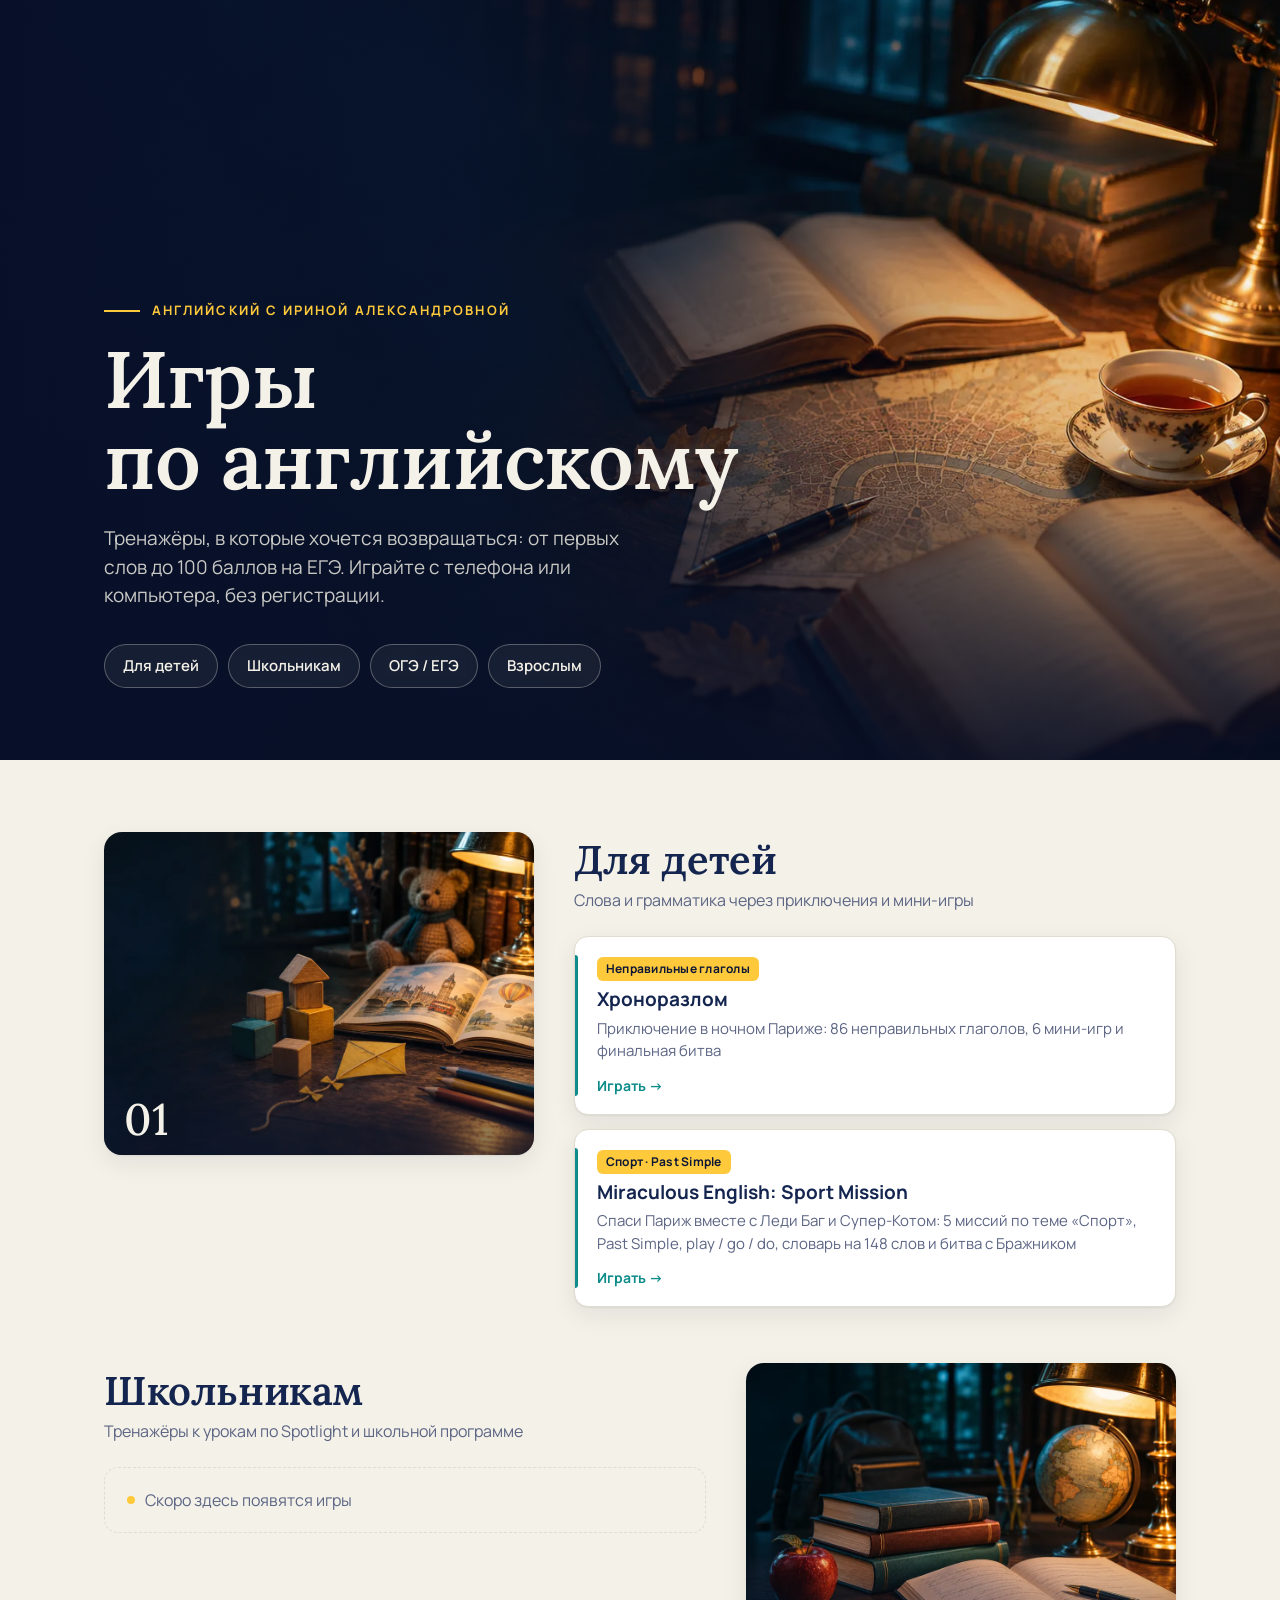
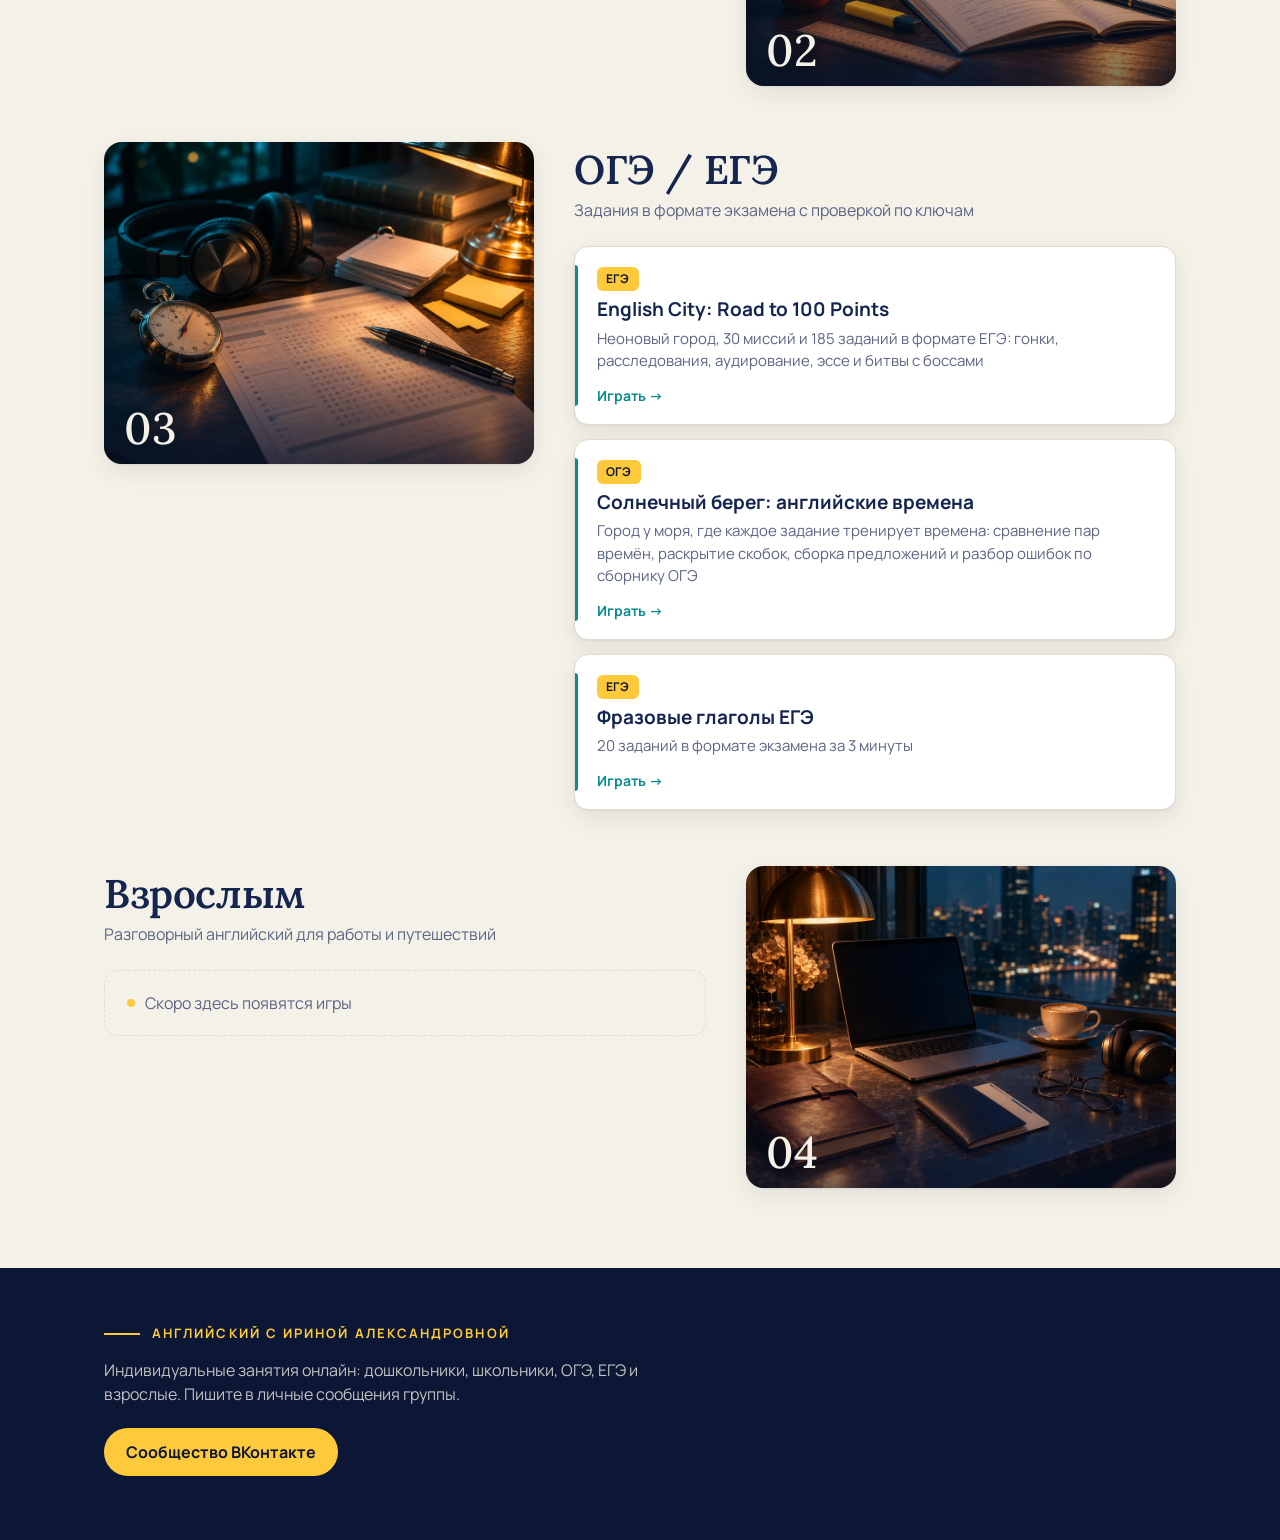
<file: index.html>
<!doctype html>
<html lang="ru">
<head>
<meta charset="utf-8">
<meta name="viewport" content="width=device-width, initial-scale=1">
<title>Игры по английскому — Английский с Ириной Александровной</title>
<meta name="description" content="Бесплатные онлайн-тренажёры по английскому: для детей, школьников, подготовки к ОГЭ и ЕГЭ и для взрослых.">
<meta property="og:title" content="Игры по английскому">
<meta property="og:description" content="Тренажёры от сообщества «Английский с Ириной Александровной»">
<meta property="og:image" content="https://dvoenie.github.io/english-games/assets/home/hero.webp">
<link rel="preconnect" href="https://fonts.googleapis.com">
<link rel="preconnect" href="https://fonts.gstatic.com" crossorigin>
<link href="https://fonts.googleapis.com/css2?family=Lora:ital,wght@0,500;0,600;1,500&family=Manrope:wght@400;500;600;700&display=swap" rel="stylesheet">
<link rel="stylesheet" href="assets/home/style.css?v=20261128a">
</head>
<body>

<header class="hero">
  <div class="hero-bg" aria-hidden="true"></div>
  <div class="hero-inner">
    <p class="brand">Английский с Ириной Александровной</p>
    <h1>Игры по&nbsp;английскому</h1>
    <p class="lead">Тренажёры, в которые хочется возвращаться: от первых слов до 100 баллов на ЕГЭ. Играйте с телефона или компьютера, без регистрации.</p>
    <nav class="chips" aria-label="Категории">
      <a href="#kids">Для детей</a>
      <a href="#school">Школьникам</a>
      <a href="#exams">ОГЭ / ЕГЭ</a>
      <a href="#adults">Взрослым</a>
    </nav>
  </div>
</header>

<main class="wrap">

  <section class="cat" id="kids">
    <div class="cat-cover c-kids"><span class="cat-num">01</span></div>
    <div class="cat-body">
      <h2>Для детей</h2>
      <p class="cat-sub">Слова и грамматика через приключения и мини-игры</p>
      <div class="cards">
        <a class="card" href="chrono-rift/">
          <span class="tag">Неправильные глаголы</span>
          <b>Хроноразлом</b>
          <span class="desc">Приключение в ночном Париже: 86 неправильных глаголов, 6 мини-игр и финальная битва</span>
          <span class="go">Играть →</span>
        </a>
        <a class="card" href="sport-mission/">
          <span class="tag">Спорт · Past Simple</span>
          <b>Miraculous English: Sport Mission</b>
          <span class="desc">Спаси Париж вместе с Леди Баг и Супер-Котом: 5 миссий по теме «Спорт», Past Simple, play / go / do, словарь на 148 слов и битва с Бражником</span>
          <span class="go">Играть →</span>
        </a>
      </div>
    </div>
  </section>

  <section class="cat" id="school">
    <div class="cat-cover c-school"><span class="cat-num">02</span></div>
    <div class="cat-body">
      <h2>Школьникам</h2>
      <p class="cat-sub">Тренажёры к урокам по Spotlight и школьной программе</p>
      <div class="cards">
        <div class="soon">Скоро здесь появятся игры</div>
      </div>
    </div>
  </section>

  <section class="cat" id="exams">
    <div class="cat-cover c-exams"><span class="cat-num">03</span></div>
    <div class="cat-body">
      <h2>ОГЭ / ЕГЭ</h2>
      <p class="cat-sub">Задания в формате экзамена с проверкой по ключам</p>
      <div class="cards">
        <a class="card" href="english-city/">
          <span class="tag">ЕГЭ</span>
          <b>English City: Road to 100 Points</b>
          <span class="desc">Неоновый город, 30 миссий и 185 заданий в формате ЕГЭ: гонки, расследования, аудирование, эссе и битвы с боссами</span>
          <span class="go">Играть →</span>
        </a>
        <a class="card" href="https://sereginaira.github.io/oge-gta/">
          <span class="tag">ОГЭ</span>
          <b>Солнечный берег: английские времена</b>
          <span class="desc">Город у моря, где каждое задание тренирует времена: сравнение пар времён, раскрытие скобок, сборка предложений и разбор ошибок по сборнику ОГЭ</span>
          <span class="go">Играть →</span>
        </a>
        <a class="card" href="phrasal-ege/">
          <span class="tag">ЕГЭ</span>
          <b>Фразовые глаголы ЕГЭ</b>
          <span class="desc">20 заданий в формате экзамена за 3 минуты</span>
          <span class="go">Играть →</span>
        </a>
      </div>
    </div>
  </section>

  <section class="cat" id="adults">
    <div class="cat-cover c-adults"><span class="cat-num">04</span></div>
    <div class="cat-body">
      <h2>Взрослым</h2>
      <p class="cat-sub">Разговорный английский для работы и путешествий</p>
      <div class="cards">
        <div class="soon">Скоро здесь появятся игры</div>
      </div>
    </div>
  </section>

</main>

<footer class="foot">
  <div class="foot-inner">
    <p class="brand">Английский с Ириной Александровной</p>
    <p>Индивидуальные занятия онлайн: дошкольники, школьники, ОГЭ, ЕГЭ и взрослые. Пишите в личные сообщения группы.</p>
    <a class="btn" href="https://vk.com/club30029810" target="_blank" rel="noopener">Сообщество ВКонтакте</a>
  </div>
</footer>

</body>
</html>
</file>
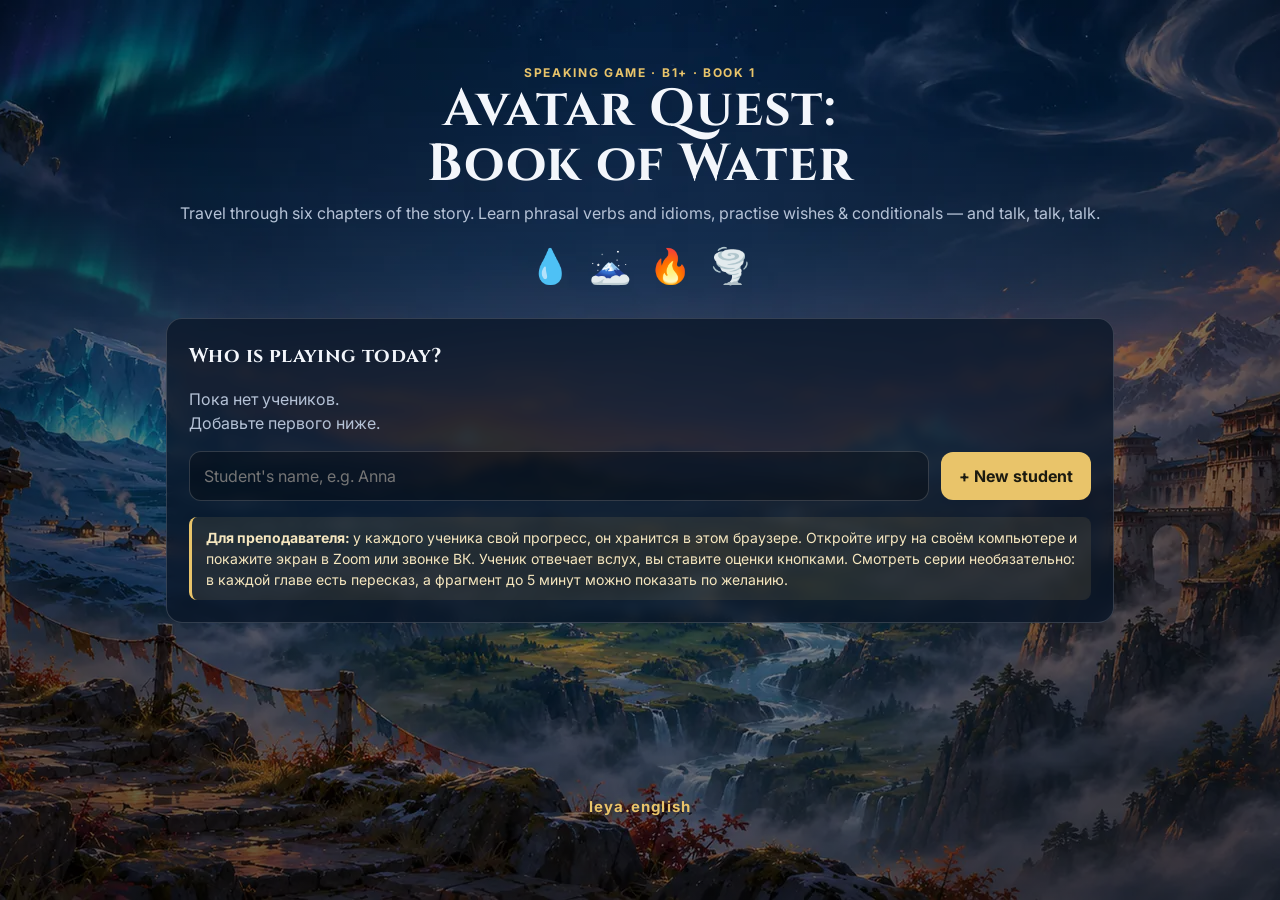
<file: avatar-quest/index.html>
<!doctype html>
<html lang="en">
<head>
<meta charset="utf-8">
<meta name="viewport" content="width=device-width, initial-scale=1, viewport-fit=cover">
<meta name="theme-color" content="#0B1E33">
<title>Avatar Quest: Book of Water</title>
<meta name="description" content="Speaking game for adult learners (B1+): phrasal verbs, idioms, wishes and conditionals through the story of Book 1.">
<link rel="preconnect" href="https://fonts.googleapis.com">
<link rel="preconnect" href="https://fonts.gstatic.com" crossorigin>
<link rel="stylesheet" href="https://fonts.googleapis.com/css2?family=Cinzel:wght@600;800&family=Inter:wght@400;600;700&display=swap">
<link rel="stylesheet" href="css/style.css?v=6">
</head>
<body>
<div id="bg" class="bg"></div>
<header class="top" id="top" hidden>
  <button class="link" id="btnHome" title="Map">🗺 Map</button>
  <div class="who"><span id="studentName"></span></div>
  <div class="els" id="elBars"></div>
  <div class="avatar-meter" title="Avatar State: fill it with streaks of good answers">
    <div class="am-label">Avatar State</div>
    <div class="am-track"><div class="am-fill" id="amFill"></div></div>
  </div>
</header>
<main id="app"></main>
<footer class="sign">leya.english</footer>
<div id="flash" class="flash" hidden></div>
<noscript>Включите JavaScript, чтобы играть.</noscript>
<script src="js/data.js?v=6"></script>
<script src="js/game.js?v=6"></script>
</body>
</html>
</file>
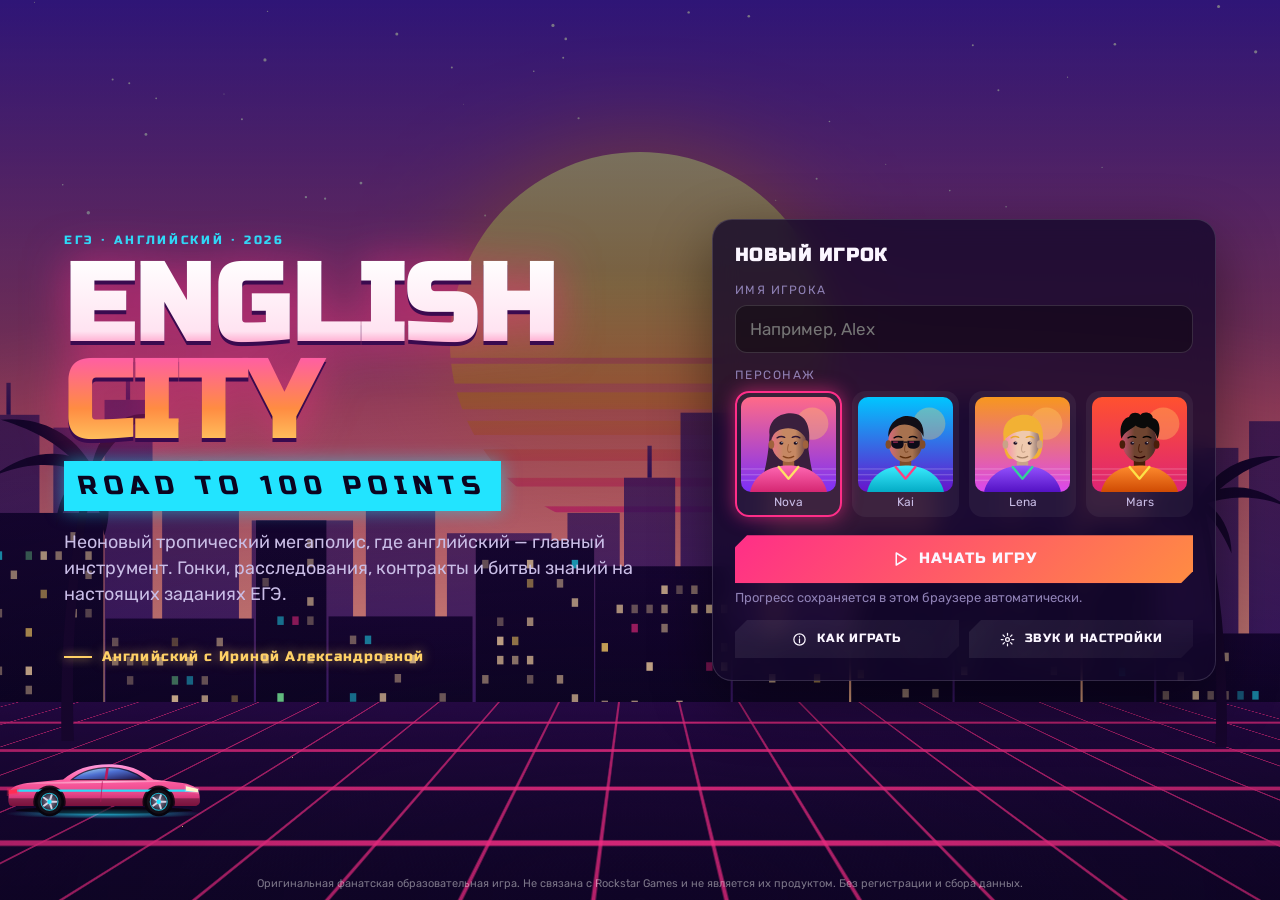
<file: english-city/index.html>
<!doctype html>
<html lang="ru">
<head>
<meta charset="utf-8">
<meta name="viewport" content="width=device-width, initial-scale=1, viewport-fit=cover">
<title>English City: Road to 100 Points</title>
<meta name="description" content="Браузерная игра для подготовки к ЕГЭ по английскому: гонки, расследования, мессенджер и битвы знаний в неоновом тропическом городе. Английский с Ириной Александровной.">
<meta name="theme-color" content="#0b0420">
<meta property="og:title" content="English City: Road to 100 Points">
<meta property="og:description" content="Игра-тренажёр ЕГЭ по английскому. Английский с Ириной Александровной.">
<link rel="icon" href="data:image/svg+xml,%3Csvg xmlns='http://www.w3.org/2000/svg' viewBox='0 0 64 64'%3E%3Cdefs%3E%3ClinearGradient id='g' x1='0' y1='0' x2='0' y2='1'%3E%3Cstop offset='0' stop-color='%23ffd166'/%3E%3Cstop offset='1' stop-color='%23ff2e88'/%3E%3C/linearGradient%3E%3C/defs%3E%3Crect width='64' height='64' rx='14' fill='%230b0420'/%3E%3Ccircle cx='32' cy='30' r='18' fill='url(%23g)'/%3E%3Crect x='8' y='40' width='48' height='4' fill='%230b0420'/%3E%3Crect x='8' y='48' width='48' height='3' fill='%2322e4ff'/%3E%3C/svg%3E">
<link rel="preconnect" href="https://fonts.googleapis.com">
<link rel="preconnect" href="https://fonts.gstatic.com" crossorigin>
<link href="https://fonts.googleapis.com/css2?family=JetBrains+Mono:wght@400;600&family=Rubik:wght@400;500;600;700&family=Russo+One&display=swap" rel="stylesheet">
<link rel="stylesheet" href="css/main.css">
<link rel="stylesheet" href="css/phone.css">
<link rel="stylesheet" href="css/minigames.css">
<link rel="stylesheet" href="css/animations.css">
<link rel="stylesheet" href="css/responsive.css">
</head>
<body>
<div id="app">

  <!-- Главное меню -->
  <section class="screen" id="screen-menu" aria-label="Главное меню">
    <div id="menu-bg"></div>
    <div class="menu-wrap">
      <div class="logo">
        <div class="kicker">ЕГЭ · английский · 2026</div>
        <h1 class="l-top" style="margin:8px 0 0">ENGLISH<br>CITY</h1>
        <div class="l-sub"><span>ROAD TO 100 POINTS</span></div>
        <p class="l-tag">Неоновый тропический мегаполис, где английский — главный инструмент. Гонки, расследования, контракты и битвы знаний на настоящих заданиях ЕГЭ.</p>
        <div class="brand-caption">Английский с Ириной Александровной</div>
      </div>
      <div class="menu-card" id="menu-card"></div>
      <div class="legal">Оригинальная фанатская образовательная игра. Не связана с Rockstar Games и не является их продуктом. Без регистрации и сбора данных.</div>
    </div>
  </section>

  <!-- Карта -->
  <section class="screen" id="screen-map" aria-label="Карта города">
    <div class="map-stage"><div class="map-frame" id="map-frame"></div></div>
    <div class="map-progress" id="map-progress"></div>
    <div class="map-legend">
      <span class="chip gold">● сюжет</span><span class="chip cyan">● побочные</span><span class="chip pink">● босс</span><span class="chip mint">✓ пройдено</span>
      <button class="chip" id="map-menu" style="cursor:pointer">⚙ меню</button>
    </div>
    <div class="sheet hidden" id="sheet" role="dialog" aria-label="Район"></div>
  </section>

  <!-- Миссия -->
  <section class="screen" id="screen-mission" aria-label="Миссия">
    <div id="mission-bg" style="position:absolute;inset:0;opacity:.45"></div>
    <div style="position:absolute;inset:0;background:linear-gradient(180deg,rgba(11,4,32,.55),rgba(11,4,32,.9) 40%)"></div>
    <div class="mission-scroll" id="mission-scroll"><div class="mission-inner" id="mission-inner"></div></div>
    <div class="mission-tag" id="mission-tag"></div>
    <div class="minimap" id="minimap" aria-hidden="true"></div>
    <button class="btn btn-ghost btn-sm quit-btn" id="quit-btn">✕ Выйти</button>
  </section>

  <!-- HUD -->
  <header class="hud hidden" id="hud">
    <div class="player"><div class="ava" id="hud-ava"></div><div class="who"><div class="nm" id="hud-name"></div><div class="rk" id="hud-rank"></div></div></div>
    <div class="xp"><div class="lv"><span id="hud-lv"></span><span id="hud-xpt"></span></div><div class="bar"><i id="hud-xp"></i></div></div>
    <div class="rep" title="Репутация">★ <span id="hud-rep"></span></div>
    <div class="streak" id="hud-streak"></div>
    <div class="money" id="hud-money"></div>
  </header>
  <button class="phone-btn hidden" id="phone-btn" aria-label="Открыть смартфон">
    <svg viewBox="0 0 24 24" fill="none" stroke="#fff" stroke-width="2" stroke-linecap="round" aria-hidden="true"><rect x="7" y="2" width="10" height="20" rx="2.5"/><path d="M11 18h2"/></svg>
    <span class="badge hidden" id="phone-badge">0</span>
  </button>

  <div class="phone-overlay" id="phone-overlay" aria-hidden="true"><div class="phone" id="phone" role="dialog" aria-label="Смартфон"></div></div>
  <div class="dialogue" id="dialogue" aria-hidden="true"></div>
  <div class="result" id="result" role="dialog" aria-label="Итог миссии"></div>
  <div class="modal" id="modal"></div>
  <div class="toasts" id="toasts" aria-live="polite"></div>
  <div class="loader" id="loader" aria-live="polite"><div class="ld-scene"></div><div class="ld-inner" style="position:relative"><div class="kicker ld-kicker"></div><div class="ld-title"></div><div class="bar"><i></i></div><div class="ld-tip"></div></div></div>
</div>

<noscript><p style="color:#fff;padding:20px">Для игры нужен JavaScript.</p></noscript>

<!-- Учебный контент (можно редактировать без изменения логики) -->
<script src="data/topics.js"></script>
<script src="data/questions.js"></script>
<script src="data/texts.js"></script>
<script src="data/characters.js"></script>
<script src="data/missions.js"></script>
<!-- Движок -->
<script src="js/storage.js"></script>
<script src="js/art.js"></script>
<script src="js/audio.js"></script>
<script src="js/progression.js"></script>
<script src="js/ui.js"></script>
<script src="js/dialogue.js"></script>
<script src="js/map.js"></script>
<script src="js/missions.js"></script>
<script src="js/statistics.js"></script>
<script src="js/phone.js"></script>
<script src="js/main.js"></script>
</body>
</html>
</file>
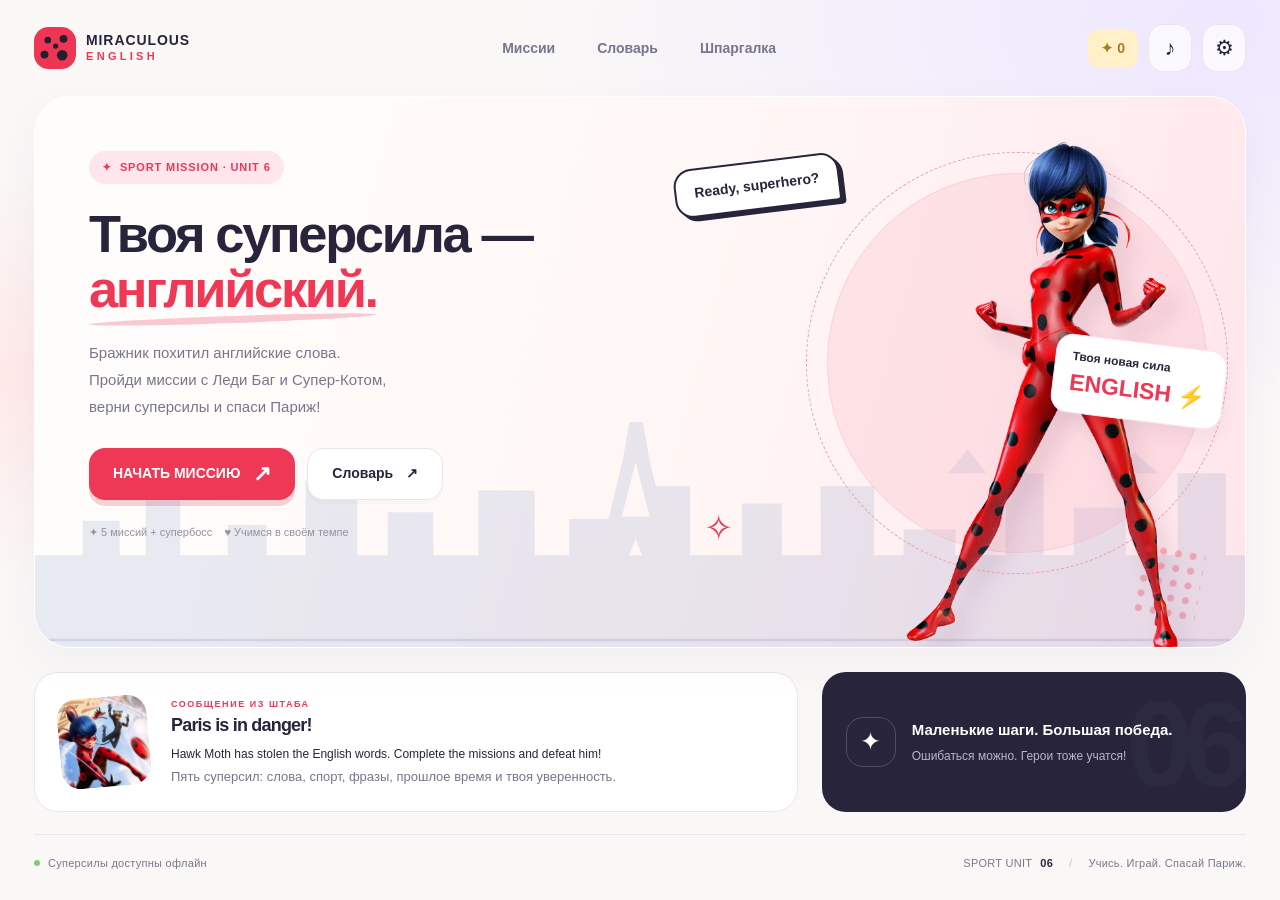
<file: sport-mission/index.html>
<!doctype html>
<html lang="ru">
<head>
  <meta charset="UTF-8">
  <meta name="viewport" content="width=device-width, initial-scale=1, viewport-fit=cover">
  <meta name="theme-color" content="#ef3855">
  <meta name="description" content="Спаси Париж и выучи Sport Unit: английский словарь, фразы и Past Simple в приключении с Леди Баг и Супер-Котом.">
  <title>Miraculous English · Sport Mission</title>
  <link rel="icon" href="assets/emblem.svg" type="image/svg+xml">
  <link rel="stylesheet" href="styles.css?v=20261128a">
  <script src="data.js?v=20261128a" defer></script>
  <script src="app.js?v=20261128a" defer></script>
</head>
<body>
  <div class="ambient" aria-hidden="true"></div>
  <header class="topbar">
    <button class="brand" data-action="home" aria-label="Miraculous English — главный экран">
      <img src="assets/emblem.svg" alt="" width="42" height="42">
      <span>MIRACULOUS <b>ENGLISH</b></span>
    </button>
    <nav aria-label="Главная навигация">
      <button data-action="map" class="nav-link" id="nav-map">Миссии</button>
      <button data-action="dictionary" class="nav-link" id="nav-dictionary">Словарь</button>
      <button data-action="rules" class="nav-link" id="nav-rules">Шпаргалка</button>
    </nav>
    <div class="top-actions">
      <span id="header-score" class="score-pill" title="Твой рекорд">✦ 0</span>
      <button class="icon-button" id="sound-toggle" data-action="sound" aria-label="Выключить звук" aria-pressed="true">♪</button>
      <button class="icon-button" data-action="settings" aria-label="Настройки">⚙</button>
    </div>
  </header>
  <main id="app" tabindex="-1"></main>
  <footer class="footer"><span><i class="status-dot"></i> Суперсилы доступны офлайн</span><span>SPORT UNIT <b>06</b> <span class="footer-separator">/</span> Учись. Играй. Спасай Париж.</span></footer>
  <div id="announcer" class="sr-only" aria-live="polite" aria-atomic="true"></div>
  <div id="effects" aria-hidden="true"></div>
  <div id="toast" role="status"></div>
  <dialog id="modal" aria-labelledby="modal-title"></dialog>
  <noscript>Для игры включи JavaScript в настройках браузера.</noscript>
</body>
</html>
</file>
<file: assets/home/style.css>
:root{
  --navy:#0B1735;
  --navy2:#14254F;
  --teal:#0E8C8C;
  --gold:#FFC93C;
  --paper:#F4F1E8;
  --card:#FFFFFF;
  --ink:#14254F;
  --muted:#5C6584;
  --line:#E0DCCF;
  --shadow:0 1px 2px rgba(11,23,53,.06),0 8px 24px rgba(11,23,53,.08);
}
@media (prefers-color-scheme:dark){
  :root{
    --paper:#0D1631;
    --card:#152048;
    --ink:#EEF1FA;
    --muted:#A6AFCF;
    --line:#26325E;
    --shadow:0 1px 2px rgba(0,0,0,.3),0 10px 28px rgba(0,0,0,.35);
    color-scheme:dark;
  }
}
*{box-sizing:border-box}
html{scroll-behavior:smooth}
body{
  margin:0;background:var(--paper);color:var(--ink);
  font-family:"Manrope","Segoe UI",Roboto,Arial,sans-serif;
  font-size:16px;line-height:1.5;-webkit-font-smoothing:antialiased;
}
h1,h2{font-family:"Lora",Georgia,"Times New Roman",serif;font-weight:600;letter-spacing:-.01em}
a{color:inherit}

/* ---------- hero ---------- */
.hero{
  position:relative;overflow:hidden;color:#F4F1E8;
  background:var(--navy);
  min-height:min(88vh,760px);
  display:flex;align-items:flex-end;
}
.hero-bg{
  position:absolute;inset:0;
  background:
    linear-gradient(90deg,rgba(8,16,40,.94) 0%,rgba(8,16,40,.78) 38%,rgba(8,16,40,.15) 75%,rgba(8,16,40,0) 100%),
    linear-gradient(0deg,rgba(8,16,40,.9) 0%,rgba(8,16,40,0) 45%),
    url("hero.webp?v=20261128a") center right/cover no-repeat;
  transform:scale(1.04);
  animation:drift 24s ease-in-out infinite alternate;
}
@keyframes drift{to{transform:scale(1.1) translateX(-1.5%)}}
@media (prefers-reduced-motion:reduce){.hero-bg{animation:none}}
.hero-inner{
  position:relative;width:100%;max-width:1120px;margin:0 auto;
  padding:120px 24px 72px;
}
.brand{
  margin:0 0 18px;font-size:13px;font-weight:700;letter-spacing:.16em;text-transform:uppercase;
  color:var(--gold);display:flex;align-items:center;gap:12px;
}
.brand::before{content:"";width:36px;height:2px;background:var(--gold)}
.hero h1{margin:0;font-size:clamp(40px,7vw,80px);line-height:1.02;max-width:12ch}
.lead{margin:22px 0 0;max-width:520px;font-size:clamp(16px,1.6vw,19px);color:rgba(244,241,232,.82)}
.chips{display:flex;flex-wrap:wrap;gap:10px;margin-top:34px}
.chips a{
  text-decoration:none;font-weight:600;font-size:15px;
  padding:10px 18px;border-radius:999px;
  border:1px solid rgba(244,241,232,.3);background:rgba(244,241,232,.06);
  backdrop-filter:blur(6px);-webkit-backdrop-filter:blur(6px);
  transition:background .2s,border-color .2s,color .2s;
}
.chips a:hover,.chips a:focus-visible{background:var(--gold);border-color:var(--gold);color:var(--navy);outline:none}

/* ---------- categories ---------- */
.wrap{max-width:1120px;margin:0 auto;padding:72px 24px 40px;display:flex;flex-direction:column;gap:56px}
.cat{display:grid;grid-template-columns:minmax(0,5fr) minmax(0,7fr);gap:40px;align-items:start;scroll-margin-top:24px}
.cat:nth-child(even){grid-template-columns:minmax(0,7fr) minmax(0,5fr)}
.cat:nth-child(even) .cat-cover{order:2}
.cat-cover{
  position:relative;aspect-ratio:4/3;border-radius:18px;overflow:hidden;
  background:var(--navy2) center/cover no-repeat;box-shadow:var(--shadow);
}
.cat-cover::after{content:"";position:absolute;inset:0;background:linear-gradient(180deg,rgba(11,23,53,0) 55%,rgba(11,23,53,.55))}
.c-kids{background-image:url("kids.webp?v=20261128a")}
.c-school{background-image:url("school.webp?v=20261128a")}
.c-exams{background-image:url("exams.webp?v=20261128a")}
.c-adults{background-image:url("adults.webp?v=20261128a")}
.cat-num{
  position:absolute;left:20px;bottom:14px;z-index:1;
  font-family:"Lora",Georgia,serif;font-size:44px;font-weight:500;color:#F4F1E8;line-height:1;
}
.cat-body{display:flex;flex-direction:column;gap:6px;padding-top:6px}
.cat h2{margin:0;font-size:clamp(28px,3.4vw,40px);line-height:1.1}
.cat-sub{margin:0 0 18px;color:var(--muted)}
.cards{display:flex;flex-direction:column;gap:14px}
.card{
  position:relative;display:flex;flex-direction:column;gap:6px;
  padding:20px 22px 18px;border-radius:14px;
  background:var(--card);border:1px solid var(--line);box-shadow:var(--shadow);
  text-decoration:none;transition:transform .2s,border-color .2s,box-shadow .2s;
}
.card::before{content:"";position:absolute;left:0;top:18px;bottom:18px;width:3px;border-radius:0 3px 3px 0;background:var(--teal);transition:background .2s}
.card:hover,.card:focus-visible{transform:translateY(-2px);border-color:var(--teal);outline:none}
.card:hover::before,.card:focus-visible::before{background:var(--gold)}
.card b{font-size:19px;line-height:1.3}
.desc{color:var(--muted);font-size:15px}
.go{margin-top:6px;font-weight:700;font-size:14px;color:var(--teal)}
.tag{
  align-self:flex-start;font-size:12px;font-weight:700;letter-spacing:.02em;
  padding:3px 9px;border-radius:6px;background:var(--gold);color:var(--navy);
}
.soon{
  padding:20px 22px;border:1px dashed var(--line);border-radius:14px;color:var(--muted);
  display:flex;align-items:center;gap:10px;
}
.soon::before{content:"";width:8px;height:8px;border-radius:50%;background:var(--gold)}

/* ---------- footer ---------- */
.foot{background:var(--navy);color:#F4F1E8;margin-top:40px}
.foot-inner{max-width:1120px;margin:0 auto;padding:56px 24px 64px;display:flex;flex-direction:column;gap:14px;align-items:flex-start}
.foot-inner p:not(.brand){margin:0;max-width:560px;color:rgba(244,241,232,.78)}
.foot .brand{margin:0}
.btn{
  margin-top:8px;text-decoration:none;font-weight:700;
  padding:12px 22px;border-radius:999px;background:var(--gold);color:var(--navy);
  transition:transform .2s;
}
.btn:hover,.btn:focus-visible{transform:translateY(-2px);outline:none}

/* ---------- mobile ---------- */
@media (max-width:760px){
  .hero{min-height:auto}
  .hero-bg{background:
    linear-gradient(0deg,rgba(8,16,40,.96) 0%,rgba(8,16,40,.7) 55%,rgba(8,16,40,.35) 100%),
    url("hero.webp?v=20261128a") 70% center/cover no-repeat}
  .hero-inner{padding:96px 16px 48px}
  .wrap{padding:48px 16px 24px;gap:44px}
  .cat,.cat:nth-child(even){grid-template-columns:1fr;gap:20px}
  .cat:nth-child(even) .cat-cover{order:0}
  .cat-cover{aspect-ratio:16/9}
  .foot-inner{padding:44px 16px 52px}
}
</file>
<file: avatar-quest/css/style.css>
:root{
  --ink:#F3F6FB; --muted:#B5C2D6; --panel:rgba(10,22,40,.78); --panel2:rgba(255,255,255,.07);
  --line:rgba(255,255,255,.16); --gold:#E9C46A; --water:#3BA7E0; --earth:#6BBF59; --fire:#F2603A; --air:#E9C46A;
  --ok:#4CC38A; --bad:#E5484D; --radius:16px;
}
*{box-sizing:border-box}
html,body{margin:0;min-height:100%}
body{background:#0B1E33;color:var(--ink);font:16px/1.5 Inter,"Segoe UI",Roboto,Arial,sans-serif,"Segoe UI Emoji","Apple Color Emoji","Noto Color Emoji";overflow-x:hidden}
button{font:inherit;color:inherit;cursor:pointer}
h1,h2,h3{font-family:Cinzel,Georgia,serif,"Segoe UI Emoji","Apple Color Emoji","Noto Color Emoji";letter-spacing:.02em;margin:0}
h1{font-size:clamp(30px,6vw,52px);line-height:1.05}
h2{font-size:clamp(22px,4vw,32px)}
h3{font-size:20px}
p{margin:0}
[hidden]{display:none!important}

/* background */
.bg{position:fixed;inset:0;z-index:-1;background:linear-gradient(160deg,#0B2545,#13315C 50%,#8DA9C4);background-size:cover;background-position:center;transition:background .6s}
.bg::after{content:"";position:absolute;inset:0;background:radial-gradient(ellipse at 50% 0%,rgba(0,0,0,.1),rgba(0,0,0,.6) 80%)}

/* header */
.top{position:sticky;top:0;z-index:5;display:flex;align-items:center;gap:14px;flex-wrap:wrap;padding:10px 16px;background:rgba(6,14,28,.82);backdrop-filter:blur(8px);border-bottom:1px solid var(--line)}
.who{font-weight:700}
.els{display:flex;gap:10px;flex-wrap:wrap}
.el{display:flex;align-items:center;gap:6px;font-size:13px;color:var(--muted)}
.el b{color:var(--ink)}
.el .bar{width:56px;height:6px;border-radius:4px;background:rgba(255,255,255,.12);overflow:hidden}
.el .bar i{display:block;height:100%;border-radius:4px}
.avatar-meter{margin-left:auto;min-width:150px}
.am-label{font-size:11px;text-transform:uppercase;letter-spacing:.12em;color:var(--muted)}
.am-track{height:8px;border-radius:6px;background:rgba(255,255,255,.12);overflow:hidden}
.am-fill{height:100%;width:0;background:linear-gradient(90deg,var(--water),var(--earth),var(--fire),var(--air));transition:width .4s}
.link{background:none;border:1px solid var(--line);border-radius:10px;padding:6px 10px}

main{max-width:980px;margin:0 auto;padding:24px 16px 24px;min-height:calc(100vh - 120px)}
.sign{text-align:center;padding:16px 16px 28px;font-weight:700;font-size:15px;letter-spacing:.08em;color:var(--gold);text-shadow:0 1px 6px rgba(0,0,0,.7)}
.panel{background:var(--panel);border:1px solid var(--line);border-radius:var(--radius);padding:22px;backdrop-filter:blur(6px)}
.stack{display:flex;flex-direction:column;gap:16px}
.row{display:flex;gap:12px;flex-wrap:wrap;align-items:center}
.muted{color:var(--muted)}
.small{font-size:13px}
.kicker{font-size:12px;text-transform:uppercase;letter-spacing:.14em;color:var(--gold);font-weight:700}
.teacher{border-left:3px solid var(--gold);background:rgba(233,196,106,.1);padding:10px 14px;border-radius:8px;font-size:14px;color:#F6E7BF}
.teacher::before{content:"Для преподавателя: ";font-weight:700}

.btn{border:0;border-radius:12px;padding:12px 18px;font-weight:700;background:var(--gold);color:#1B1A10;transition:transform .1s,filter .2s}
.btn:hover{filter:brightness(1.08)}
.btn:active{transform:scale(.97)}
.btn.ghost{background:var(--panel2);color:var(--ink);border:1px solid var(--line)}
.btn.small{padding:8px 12px;font-size:14px}
.btn:disabled{opacity:.45;cursor:default}

/* profiles */
.hero{text-align:center;padding:40px 0 10px}
.hero p{margin-top:10px}
.elements-row{display:flex;justify-content:center;gap:18px;font-size:34px;margin-top:16px;font-family:"Segoe UI Emoji","Apple Color Emoji","Noto Color Emoji",sans-serif}
.elements-row span{animation:float 3s ease-in-out infinite}
.elements-row span:nth-child(2){animation-delay:.4s}.elements-row span:nth-child(3){animation-delay:.8s}.elements-row span:nth-child(4){animation-delay:1.2s}
@keyframes float{50%{transform:translateY(-8px)}}
.students{display:grid;grid-template-columns:repeat(auto-fill,minmax(200px,1fr));gap:12px}
.student{display:flex;justify-content:space-between;align-items:center;gap:8px;padding:14px 16px;border-radius:12px;border:1px solid var(--line);background:var(--panel2);text-align:left}
.student:hover{border-color:var(--gold)}
.student .del{background:none;border:0;color:var(--muted);font-size:18px;padding:0 4px}
input[type=text]{flex:1;min-width:180px;padding:12px 14px;border-radius:12px;border:1px solid var(--line);background:rgba(0,0,0,.3);color:var(--ink);font:inherit}

/* map */
.map{display:grid;grid-template-columns:repeat(auto-fill,minmax(280px,1fr));gap:16px}
.chap{position:relative;min-height:190px;border-radius:var(--radius);overflow:hidden;border:1px solid var(--line);background-size:cover;background-position:center;text-align:left;padding:0;display:flex;align-items:flex-end}
.chap .inner{width:100%;padding:16px;background:linear-gradient(transparent,rgba(0,0,0,.85));display:flex;flex-direction:column;gap:4px}
.chap .num{position:absolute;top:12px;left:12px;font-family:Cinzel,serif;font-weight:800;background:rgba(0,0,0,.5);border-radius:10px;padding:2px 10px}
.chap .badges{position:absolute;top:12px;right:12px;display:flex;gap:2px;font-size:18px;background:rgba(0,0,0,.55);border-radius:10px;padding:2px 8px}
.chap .badges span{opacity:.35}.chap .badges span.on{opacity:1}
.chap.locked{filter:grayscale(.9) brightness(.55);cursor:not-allowed}
.chap.locked .num::after{content:" 🔒"}
.chap:not(.locked):hover{transform:translateY(-3px);border-color:var(--gold)}
.chap{transition:transform .2s,border-color .2s}
.map-tools{display:flex;justify-content:space-between;gap:12px;flex-wrap:wrap;align-items:center}
.toggle{display:flex;gap:8px;align-items:center;font-size:14px;color:var(--muted)}

/* chapter steps */
.steps{display:flex;gap:6px;flex-wrap:wrap}
.step{padding:6px 12px;border-radius:999px;border:1px solid var(--line);font-size:13px;color:var(--muted);background:var(--panel2)}
.step.on{background:var(--gold);color:#1B1A10;font-weight:700;border-color:var(--gold)}
.step.done{color:var(--ink)}
.step.done::before{content:"✓ "}
.quote{font-family:Cinzel,Georgia,serif;font-size:clamp(20px,3.4vw,28px);line-height:1.3;border-left:4px solid var(--gold);padding-left:16px}
.quote small{display:block;font-family:Inter,sans-serif;font-size:13px;color:var(--muted);margin-top:6px}
.qlist{margin:0;padding-left:20px;display:flex;flex-direction:column;gap:8px}

/* rating */
.rate{display:flex;gap:8px;flex-wrap:wrap;align-items:center;padding-top:6px;border-top:1px dashed var(--line)}
.rate .lbl{font-size:13px;color:var(--muted);margin-right:4px}
.rate button{border-radius:10px;border:1px solid var(--line);background:var(--panel2);padding:8px 12px;font-weight:600}
.rate button.sel{background:var(--ok);color:#06210F;border-color:var(--ok)}

/* duel */
.duel-head{display:grid;grid-template-columns:1fr auto 1fr;gap:10px;align-items:center}
.fighter{display:flex;flex-direction:column;gap:4px}
.fighter.right{text-align:right;align-items:flex-end}
.hp{width:100%;max-width:240px;height:10px;border-radius:6px;background:rgba(255,255,255,.12);overflow:hidden}
.hp i{display:block;height:100%;background:var(--water);transition:width .4s}
.hp.enemy i{background:var(--fire)}
.vs{font-family:Cinzel,serif;font-weight:800;font-size:24px;color:var(--gold)}
.hearts{font-size:18px;letter-spacing:2px}
.def{font-size:clamp(20px,3vw,26px);font-weight:700;text-align:center;padding:8px 0}
.opts{display:grid;grid-template-columns:repeat(auto-fit,minmax(220px,1fr));gap:10px}
.opt{padding:14px 16px;border-radius:12px;border:1px solid var(--line);background:var(--panel2);text-align:left;font-weight:600;transition:background .2s,border-color .2s}
.opt:hover:not(:disabled){border-color:var(--gold)}
.opt.right{background:rgba(76,195,138,.25);border-color:var(--ok)}
.opt.wrong{background:rgba(229,72,77,.25);border-color:var(--bad)}
.opt:disabled{cursor:default}
.youturn{border:1px solid var(--water);background:rgba(59,167,224,.12);border-radius:12px;padding:14px 16px}
.youturn b{display:block;font-size:12px;text-transform:uppercase;letter-spacing:.12em;color:var(--water);margin-bottom:4px}
.rule{font-size:14px;color:var(--muted)}
.shake{animation:shake .35s}
@keyframes shake{25%{transform:translateX(-6px)}75%{transform:translateX(6px)}}
.hit{animation:hit .4s}
@keyframes hit{50%{transform:scale(1.04);filter:brightness(1.5)}}

/* debate */
.motion{font-family:Cinzel,Georgia,serif;font-size:clamp(22px,3.6vw,30px);text-align:center;line-height:1.25}
.sides{display:grid;grid-template-columns:1fr 1fr;gap:12px}
.side{padding:14px;border-radius:12px;border:1px solid var(--line);background:var(--panel2);text-align:left}
.side.sel{border-color:var(--fire);background:rgba(242,96,58,.18)}
.timer{display:flex;flex-direction:column;align-items:center;gap:6px}
.ring{width:150px;height:150px}
.ring circle{fill:none;stroke-width:10}
.ring .bgc{stroke:rgba(255,255,255,.12)}
.ring .fg{stroke:var(--fire);stroke-linecap:round;transform:rotate(-90deg);transform-origin:50% 50%;transition:stroke-dashoffset 1s linear}
.ring text{fill:var(--ink);font:800 34px Inter,sans-serif;text-anchor:middle;dominant-baseline:central}
.chips{display:flex;flex-wrap:wrap;gap:8px}
.chip{padding:7px 11px;border-radius:999px;border:1px solid var(--line);background:var(--panel2);font-size:14px}
.chip.used{background:rgba(242,96,58,.3);border-color:var(--fire)}
.chip-group{display:flex;flex-direction:column;gap:6px}
.chip-group > span{font-size:12px;text-transform:uppercase;letter-spacing:.1em;color:var(--muted)}

/* roleplay */
.rp{display:grid;grid-template-columns:auto 1fr;gap:18px;align-items:start}
.mask{width:96px;height:96px;border-radius:50%;display:grid;place-items:center;font-family:Cinzel,serif;font-size:38px;font-weight:800;background:radial-gradient(circle at 30% 30%,#fff3,#0003),var(--c,#3BA7E0);border:2px solid #fff4}
.bigq{font-size:clamp(19px,3vw,24px);font-weight:700}

/* finale & result */
.center{text-align:center}
.cert{background:linear-gradient(160deg,rgba(233,196,106,.18),rgba(10,22,40,.85));border:1px solid var(--gold)}
.stats{display:grid;grid-template-columns:repeat(auto-fit,minmax(140px,1fr));gap:12px}
.stat{background:var(--panel2);border:1px solid var(--line);border-radius:12px;padding:14px;text-align:center}
.stat b{display:block;font-size:28px}
.words{display:grid;grid-template-columns:repeat(auto-fill,minmax(260px,1fr));gap:10px}
.word{padding:12px 14px;border-radius:12px;background:var(--panel2);border:1px solid var(--line)}
.word b{display:block}
.word.mastered{border-color:var(--ok)}

/* flash */
.flash{position:fixed;inset:0;z-index:20;display:grid;place-items:center;pointer-events:none;background:radial-gradient(circle,rgba(233,196,106,.35),transparent 70%);animation:flash 1.6s forwards}
.flash div{font-family:Cinzel,serif;font-weight:800;font-size:clamp(34px,8vw,72px);text-shadow:0 0 30px #E9C46A,0 0 60px #3BA7E0;text-align:center}
@keyframes flash{0%{opacity:0;transform:scale(.9)}15%{opacity:1;transform:scale(1)}80%{opacity:1}100%{opacity:0}}

@media (max-width:640px){
  .sides{grid-template-columns:1fr}
  .rp{grid-template-columns:1fr}
  .avatar-meter{margin-left:0;width:100%}
  .el .bar{width:36px}
  .panel{padding:16px}
}
@media (prefers-reduced-motion:reduce){*{animation:none!important;transition:none!important}}
@media print{
  body{background:#fff;color:#000}
  .bg,.top,.teacher,.btn,.row button{display:none!important}
  .sign{color:#000;text-shadow:none}
  .word,.panel{background:#fff;border-color:#999;color:#000}
  .muted,.word .muted{color:#333}
}
</file>
<file: english-city/css/main.css>
/* English City — дизайн-система и основные экраны */
:root {
  --pink: #ff2e88;
  --hot: #ff5fa2;
  --orange: #ff8c42;
  --sun: #ffd166;
  --violet: #7b2ff7;
  --cyan: #22e4ff;
  --mint: #7cf29c;
  --red: #ff4d5e;
  --night: #0b0420;
  --night-2: #170838;
  --ink: #fbf6ff;
  --ink-dim: #c9bde6;
  --ink-mute: #8f81b5;
  --panel: rgba(18, 7, 42, 0.78);
  --panel-solid: #160935;
  --line: rgba(255, 255, 255, 0.14);
  --glow-pink: 0 0 18px rgba(255, 46, 136, 0.6);
  --glow-cyan: 0 0 18px rgba(34, 228, 255, 0.55);
  --r: 14px;
  --font-display: 'Russo One', 'Arial Black', Impact, sans-serif;
  --font-body: 'Rubik', 'Segoe UI', Roboto, Arial, sans-serif;
  --font-mono: 'JetBrains Mono', 'Consolas', 'Courier New', monospace;
  --hud-h: 64px;
  --safe-b: env(safe-area-inset-bottom, 0px);
}

* { box-sizing: border-box; }
html, body { margin: 0; height: 100%; }
body {
  background: var(--night);
  color: var(--ink);
  font-family: var(--font-body);
  font-size: 16px;
  line-height: 1.45;
  overflow: hidden;
  -webkit-tap-highlight-color: transparent;
  overscroll-behavior: none;
}
button { font: inherit; color: inherit; cursor: pointer; }
input { font: inherit; }
svg { display: block; }
.sr-only { position: absolute; width: 1px; height: 1px; overflow: hidden; clip: rect(0 0 0 0); white-space: nowrap; }
.hidden { display: none !important; }

#app { position: fixed; inset: 0; overflow: hidden; }
.screen { position: absolute; inset: 0; display: none; overflow: hidden; }
.screen.active { display: block; }

/* ---------- Кнопки ---------- */
.btn {
  --c1: #3a1f7a; --c2: #26114f;
  position: relative;
  display: inline-flex; align-items: center; justify-content: center; gap: 10px;
  min-height: 48px; padding: 12px 24px;
  border: 0; border-radius: 0;
  background: linear-gradient(135deg, var(--c1), var(--c2));
  clip-path: polygon(12px 0, 100% 0, 100% calc(100% - 12px), calc(100% - 12px) 100%, 0 100%, 0 12px);
  font-family: var(--font-display); font-size: 15px; letter-spacing: .06em; text-transform: uppercase;
  color: var(--ink);
  transition: transform .15s ease, filter .15s ease;
  user-select: none;
}
.btn:hover { filter: brightness(1.15); }
.btn:active { transform: translateY(1px) scale(.98); }
.btn:focus-visible { outline: 3px solid var(--cyan); outline-offset: 3px; }
.btn[disabled] { opacity: .45; cursor: not-allowed; filter: grayscale(.6); }
.btn-primary { --c1: #ff2e88; --c2: #ff8c42; box-shadow: var(--glow-pink); }
.btn-cyan { --c1: #12b6d6; --c2: #6a2bd9; }
.btn-ghost { --c1: rgba(255,255,255,.08); --c2: rgba(255,255,255,.04); }
.btn-sm { min-height: 38px; padding: 8px 14px; font-size: 12px; }
.btn-block { width: 100%; }
.icon-btn {
  width: 44px; height: 44px; border-radius: 12px; border: 1px solid var(--line);
  background: rgba(255,255,255,.06); display: inline-grid; place-items: center;
}
.icon-btn:hover { background: rgba(255,255,255,.12); }
.icon-btn svg { width: 22px; height: 22px; }

.chip { display: inline-flex; align-items: center; gap: 6px; padding: 4px 10px; border-radius: 99px; font-size: 12px; font-weight: 600; background: rgba(255,255,255,.08); border: 1px solid var(--line); }
.chip.pink { background: rgba(255,46,136,.18); border-color: rgba(255,46,136,.5); }
.chip.cyan { background: rgba(34,228,255,.14); border-color: rgba(34,228,255,.45); }
.chip.gold { background: rgba(255,209,102,.16); border-color: rgba(255,209,102,.5); color: var(--sun); }
.chip.mint { background: rgba(124,242,156,.14); border-color: rgba(124,242,156,.45); }

.kicker { font-family: var(--font-display); font-size: 12px; letter-spacing: .22em; text-transform: uppercase; color: var(--cyan); }
.display { font-family: var(--font-display); letter-spacing: .02em; line-height: 1.05; }

/* ---------- Фоновая сцена (закат, город, пальмы) ---------- */
.scene { position: absolute; inset: 0; overflow: hidden; }
.scene .sky { position: absolute; inset: 0; }
.scene .skyline { position: absolute; left: 0; right: 0; bottom: 18%; height: 46%; }
.scene .skyline svg { width: 100%; height: 100%; }
.scene .grid {
  position: absolute; left: -50%; right: -50%; bottom: 0; height: 22%;
  background:
    linear-gradient(transparent 0 92%, rgba(255,46,136,.85) 92%) 0 0 / 100% 36px,
    linear-gradient(90deg, transparent 0 96%, rgba(255,46,136,.7) 96%) 0 0 / 60px 100%,
    linear-gradient(180deg, #2a0a4a, #0b0420);
  transform: perspective(260px) rotateX(58deg);
  transform-origin: 50% 0;
}
.scene .palms { position: absolute; inset: 0; pointer-events: none; }
.scene .palms svg { position: absolute; bottom: 12%; height: 62%; width: auto; }
.scene .palms .p-left { left: -3%; }
.scene .palms .p-right { right: -3%; transform: scaleX(-1); }
.scene .haze { position: absolute; inset: 0; background: radial-gradient(120% 70% at 50% 100%, rgba(11,4,32,.0), rgba(11,4,32,.55)); }
.scene .bg-img { position: absolute; inset: 0; background-size: cover; background-position: center; opacity: 0; transition: opacity .8s; }
.scene .bg-img.on { opacity: 1; }

/* ---------- Главное меню ---------- */
#screen-menu .menu-wrap {
  position: relative; z-index: 2; height: 100%;
  display: grid; grid-template-columns: minmax(0, 1.1fr) minmax(0, .9fr); gap: 32px; align-items: center;
  padding: 32px clamp(16px, 5vw, 72px);
}
.logo { position: relative; }
.logo .l-top {
  font-family: var(--font-display); font-size: clamp(44px, 8.4vw, 118px); line-height: .9; letter-spacing: .01em;
  background: linear-gradient(180deg, #fff 0%, #ffe3f1 38%, #ff5fa2 52%, #ff8c42 78%, #ffd166 100%);
  -webkit-background-clip: text; background-clip: text; color: transparent;
  filter: drop-shadow(0 4px 0 #3a0a4f) drop-shadow(0 0 22px rgba(255, 46, 136, .55));
}
.logo .l-sub {
  display: inline-block; margin-top: 10px; padding: 6px 14px;
  font-family: var(--font-display); font-size: clamp(14px, 2.1vw, 26px); letter-spacing: .28em;
  color: #0b0420; background: var(--cyan); box-shadow: var(--glow-cyan);
  transform: skewX(-12deg);
}
.logo .l-sub span { display: inline-block; transform: skewX(12deg); }
.logo .l-tag { margin-top: 18px; font-size: clamp(14px, 1.6vw, 18px); color: var(--ink-dim); max-width: 34em; }
.brand-caption {
  margin-top: 22px; display: inline-flex; align-items: center; gap: 10px;
  font-family: var(--font-display); letter-spacing: .08em; font-size: 14px; color: var(--sun);
  text-shadow: 0 0 12px rgba(255, 209, 102, .6);
}
.brand-caption::before { content: ''; width: 28px; height: 2px; background: var(--sun); box-shadow: 0 0 10px var(--sun); }

.menu-card {
  background: var(--panel); border: 1px solid var(--line); border-radius: 20px;
  padding: 22px; backdrop-filter: blur(12px); -webkit-backdrop-filter: blur(12px);
  box-shadow: 0 20px 60px rgba(0,0,0,.45);
}
.menu-card h2 { margin: 0 0 14px; font-family: var(--font-display); font-size: 18px; letter-spacing: .08em; text-transform: uppercase; }
.field { display: grid; gap: 6px; margin-bottom: 14px; }
.field label { font-size: 12px; color: var(--ink-mute); text-transform: uppercase; letter-spacing: .12em; }
.input {
  width: 100%; min-height: 48px; padding: 10px 14px; border-radius: 12px;
  background: rgba(0,0,0,.35); border: 1px solid var(--line); color: var(--ink); font-size: 17px;
}
.input:focus { outline: none; border-color: var(--cyan); box-shadow: var(--glow-cyan); }
.avatars { display: grid; grid-template-columns: repeat(4, 1fr); gap: 10px; }
.avatar-opt { border: 2px solid transparent; border-radius: 14px; padding: 4px; background: rgba(255,255,255,.05); }
.avatar-opt svg { width: 100%; height: auto; border-radius: 10px; }
.avatar-opt span { display: block; font-size: 12px; text-align: center; padding-top: 2px; color: var(--ink-dim); }
.avatar-opt[aria-pressed="true"] { border-color: var(--pink); box-shadow: var(--glow-pink); }
.menu-actions { display: grid; gap: 10px; margin-top: 18px; }
.menu-row { display: flex; gap: 10px; flex-wrap: wrap; margin-top: 12px; }
.menu-row .btn { flex: 1 1 140px; }
.save-info { font-size: 13px; color: var(--ink-mute); margin-top: 6px; min-height: 1.2em; }
.legal { position: absolute; left: 0; right: 0; bottom: 8px; text-align: center; font-size: 11px; color: rgba(255,255,255,.45); z-index: 3; padding: 0 16px; }

/* ---------- HUD ---------- */
.hud {
  position: absolute; left: 0; right: 0; top: 0; z-index: 30;
  display: flex; align-items: center; gap: 12px; padding: 10px 14px;
  background: linear-gradient(180deg, rgba(11,4,32,.92), rgba(11,4,32,.0));
  pointer-events: none;
}
.hud > * { pointer-events: auto; }
.hud .player { display: flex; align-items: center; gap: 10px; min-width: 0; }
.hud .player .ava { width: 46px; height: 46px; border-radius: 12px; overflow: hidden; border: 2px solid var(--pink); flex: none; }
.hud .player .ava svg { width: 100%; height: 100%; }
.hud .who { min-width: 0; }
.hud .who .nm { font-family: var(--font-display); font-size: 14px; white-space: nowrap; overflow: hidden; text-overflow: ellipsis; max-width: 160px; }
.hud .who .rk { font-size: 11px; letter-spacing: .12em; text-transform: uppercase; color: var(--cyan); }
.hud .xp { flex: 1 1 auto; max-width: 300px; min-width: 90px; }
.hud .xp .lv { font-family: var(--font-display); font-size: 12px; display: flex; justify-content: space-between; color: var(--ink-dim); }
.bar { height: 8px; border-radius: 99px; background: rgba(255,255,255,.12); overflow: hidden; }
.bar > i { display: block; height: 100%; width: 0; border-radius: inherit; background: linear-gradient(90deg, var(--cyan), var(--violet), var(--pink)); transition: width .6s cubic-bezier(.2,.8,.2,1); }
.hud .money { font-family: var(--font-display); font-size: 20px; color: var(--mint); text-shadow: 0 0 12px rgba(124,242,156,.6); margin-left: auto; white-space: nowrap; }
.hud .rep { display: flex; align-items: center; gap: 6px; font-size: 13px; color: var(--sun); white-space: nowrap; }
.hud .rep svg { width: 18px; height: 18px; }
.hud .streak { font-family: var(--font-display); font-size: 13px; color: var(--orange); white-space: nowrap; }

.mission-tag {
  position: absolute; left: 14px; top: 76px; z-index: 29; max-width: min(420px, calc(100% - 28px));
  padding: 8px 12px 8px 14px; border-left: 3px solid var(--pink);
  background: linear-gradient(90deg, rgba(11,4,32,.85), rgba(11,4,32,.2));
  font-size: 13px;
}
.mission-tag b { display: block; font-family: var(--font-display); font-size: 14px; letter-spacing: .04em; }
.mission-tag .prog { margin-top: 6px; width: 200px; max-width: 100%; }

.phone-btn {
  position: absolute; right: 16px; bottom: calc(16px + var(--safe-b)); z-index: 40;
  width: 64px; height: 64px; border-radius: 20px; border: 0;
  background: linear-gradient(145deg, #ff2e88, #7b2ff7);
  box-shadow: 0 10px 30px rgba(123,47,247,.55), var(--glow-pink);
  display: grid; place-items: center;
}
.phone-btn svg { width: 30px; height: 30px; }
.phone-btn .badge, .app .badge {
  position: absolute; top: -6px; right: -6px; min-width: 22px; height: 22px; padding: 0 6px; border-radius: 11px;
  background: var(--sun); color: #2a0a2a; font-weight: 700; font-size: 12px; display: grid; place-items: center;
}

/* ---------- Карта ---------- */
#screen-map { background: #070214; }
.map-stage { position: absolute; inset: 0; display: grid; place-items: center; padding: 80px 12px 12px; }
.map-frame { position: relative; width: min(100%, calc((100dvh - 100px) * 1.5625)); aspect-ratio: 1000 / 640; }
.map-frame > svg { width: 100%; height: 100%; }
.district { cursor: pointer; transition: filter .2s; }
.district:hover .d-shape, .district:focus .d-shape { filter: brightness(1.25); }
.district:focus { outline: none; }
.district:focus-visible .d-edge { stroke: #fff; stroke-width: 4; }
.district.locked { cursor: not-allowed; }
.d-label { font-family: var(--font-display); font-size: 22px; fill: #fff; paint-order: stroke; stroke: rgba(11,4,32,.85); stroke-width: 6px; pointer-events: none; }
.d-sub { font-size: 13px; fill: rgba(255,255,255,.8); paint-order: stroke; stroke: rgba(11,4,32,.85); stroke-width: 4px; pointer-events: none; }
.pin { cursor: pointer; }
.pin:focus { outline: none; }
.pin:focus-visible circle.ring { stroke: #fff; stroke-width: 4; }
.token { cursor: pointer; }
.map-legend {
  position: absolute; left: 14px; bottom: calc(14px + var(--safe-b)); z-index: 20;
  display: flex; flex-wrap: wrap; gap: 6px; max-width: calc(100% - 110px);
}
.map-progress {
  position: absolute; right: 14px; top: 80px; z-index: 20; width: 220px;
  background: var(--panel); border: 1px solid var(--line); border-radius: 14px; padding: 12px 14px;
  backdrop-filter: blur(8px); -webkit-backdrop-filter: blur(8px);
}
.map-progress .t { font-family: var(--font-display); font-size: 12px; letter-spacing: .14em; text-transform: uppercase; color: var(--ink-dim); }
.map-progress .big { font-family: var(--font-display); font-size: 30px; }
.map-progress .bar { margin: 6px 0 4px; }
.map-progress small { color: var(--ink-mute); }

/* Карточка района */
.sheet {
  position: absolute; z-index: 50; left: 50%; bottom: calc(12px + var(--safe-b)); transform: translateX(-50%);
  width: min(640px, calc(100% - 24px)); max-height: min(78dvh, 720px); overflow: auto;
  background: var(--panel-solid); border: 1px solid var(--line); border-radius: 22px;
  box-shadow: 0 -10px 60px rgba(0,0,0,.6);
}
.sheet-hero { position: relative; height: 140px; overflow: hidden; border-radius: 22px 22px 0 0; }
.sheet-hero svg { position: absolute; inset: 0; width: 100%; height: 100%; }
.sheet-hero .ttl { position: absolute; left: 18px; bottom: 12px; right: 60px; }
.sheet-hero .ttl h3 { margin: 0; font-family: var(--font-display); font-size: 28px; text-shadow: 0 2px 0 rgba(0,0,0,.4); }
.sheet-hero .ttl p { margin: 2px 0 0; font-size: 13px; color: #fff; opacity: .9; }
.sheet .close { position: absolute; right: 12px; top: 12px; z-index: 2; background: rgba(0,0,0,.35); }
.sheet-body { padding: 14px 16px 18px; }
.mission-list { display: grid; gap: 10px; }
.m-item {
  display: grid; grid-template-columns: 52px 1fr auto; gap: 12px; align-items: center;
  padding: 10px; border-radius: 14px; background: rgba(255,255,255,.04); border: 1px solid var(--line);
  text-align: left; width: 100%;
}
.m-item:hover:not([disabled]) { background: rgba(255,255,255,.09); }
.m-item[disabled] { opacity: .5; cursor: not-allowed; }
.m-item .m-ico { width: 52px; height: 52px; border-radius: 12px; display: grid; place-items: center; }
.m-item .m-ico svg { width: 28px; height: 28px; }
.m-item .m-t { font-family: var(--font-display); font-size: 15px; }
.m-item .m-s { font-size: 13px; color: var(--ink-dim); }
.m-item .m-r { text-align: right; font-size: 12px; color: var(--ink-mute); }
.stars { display: inline-flex; gap: 2px; }
.stars svg { width: 14px; height: 14px; }

/* ---------- Диалог ---------- */
.dialogue {
  position: absolute; inset: 0; z-index: 70; display: none;
  background: rgba(5,1,15,.55);
}
.dialogue.open { display: block; }
.dialogue::before, .dialogue::after { content: ''; position: absolute; left: 0; right: 0; height: 7vh; background: #000; z-index: 1; }
.dialogue::before { top: 0; }
.dialogue::after { bottom: 0; }
.dlg-portrait {
  position: absolute; bottom: calc(7vh + 120px); width: min(42vw, 360px); aspect-ratio: 1; z-index: 2;
  filter: drop-shadow(0 20px 40px rgba(0,0,0,.6));
}
.dlg-portrait.left { left: 4vw; }
.dlg-portrait.right { right: 4vw; }
.dlg-portrait svg { width: 100%; height: 100%; }
.dlg-box {
  position: absolute; left: 50%; transform: translateX(-50%); bottom: calc(7vh + 14px); z-index: 3;
  width: min(860px, calc(100% - 24px));
  background: linear-gradient(180deg, rgba(23,8,56,.96), rgba(11,4,32,.98));
  border: 1px solid rgba(255,46,136,.5); border-radius: 18px; padding: 18px 20px 14px;
  box-shadow: 0 0 0 1px rgba(255,255,255,.05) inset, 0 20px 60px rgba(0,0,0,.6);
}
.dlg-name {
  position: absolute; top: -16px; left: 18px; padding: 5px 14px;
  font-family: var(--font-display); font-size: 14px; letter-spacing: .08em; text-transform: uppercase;
  background: var(--pink); color: #fff; transform: skewX(-12deg); box-shadow: var(--glow-pink);
}
.dlg-name span { display: inline-block; transform: skewX(12deg); }
.dlg-role { font-size: 12px; color: var(--ink-mute); margin-bottom: 4px; }
.dlg-text { font-size: clamp(17px, 2.1vw, 21px); min-height: 3em; }
.dlg-ru { margin-top: 6px; font-size: 14px; color: var(--cyan); }
.dlg-ctrl { display: flex; gap: 8px; justify-content: flex-end; margin-top: 10px; flex-wrap: wrap; }

/* ---------- Экран миссии ---------- */
#screen-mission { background: var(--night); }
.mission-root { position: absolute; inset: 0; overflow: hidden; }
.mission-scroll { position: absolute; inset: 0; overflow-y: auto; overflow-x: hidden; padding: 128px 14px calc(100px + var(--safe-b)); scroll-padding: 130px 0 calc(96px + var(--safe-b)); }
.mission-inner { max-width: 920px; margin: 0 auto; }
.minimap { position: absolute; right: 14px; top: 76px; z-index: 29; width: 120px; border-radius: 12px; overflow: hidden; border: 1px solid var(--line); background: rgba(11,4,32,.8); }
.minimap svg { width: 100%; height: auto; }
.quit-btn { position: absolute; left: 14px; bottom: calc(16px + var(--safe-b)); z-index: 40; }

/* ---------- Вопрос ---------- */
.qcard {
  position: relative;
  background: var(--panel); border: 1px solid var(--line); border-radius: 18px; padding: 18px;
  backdrop-filter: blur(10px); -webkit-backdrop-filter: blur(10px);
}
.q-meta { display: flex; flex-wrap: wrap; gap: 6px; margin-bottom: 10px; }
.q-text { font-size: clamp(17px, 2.2vw, 21px); line-height: 1.5; }
.q-text .gap { display: inline-block; min-width: 90px; border-bottom: 2px dashed var(--cyan); color: var(--cyan); text-align: center; padding: 0 4px; }
.q-base { display: inline-block; margin-left: 6px; padding: 2px 10px; border-radius: 8px; background: var(--sun); color: #2a0a2a; font-family: var(--font-display); font-size: 14px; letter-spacing: .05em; vertical-align: middle; }
.q-hint { margin-top: 6px; font-size: 13px; color: var(--ink-mute); }
.opts { display: grid; grid-template-columns: repeat(2, minmax(0, 1fr)); gap: 10px; margin-top: 14px; }
.opts.one-col { grid-template-columns: 1fr; }
.opt {
  min-height: 52px; padding: 12px 14px; border-radius: 12px; text-align: left;
  background: rgba(255,255,255,.06); border: 1px solid var(--line); font-size: 16px;
  display: flex; gap: 10px; align-items: center;
  transition: background .15s, border-color .15s, transform .1s;
}
.opt .k { flex: none; width: 26px; height: 26px; border-radius: 8px; display: grid; place-items: center; font-family: var(--font-display); font-size: 12px; background: rgba(255,255,255,.1); }
.opt:hover:not([disabled]) { background: rgba(255,255,255,.12); border-color: rgba(255,255,255,.3); }
.opt.right { background: rgba(124,242,156,.18); border-color: var(--mint); }
.opt.wrong { background: rgba(255,77,94,.18); border-color: var(--red); }
.opt[disabled] { cursor: default; }
.form-row { display: flex; gap: 10px; margin-top: 14px; }
.form-row .input { flex: 1; font-family: var(--font-mono); }
.form-row .input.right { border-color: var(--mint); box-shadow: 0 0 0 2px rgba(124,242,156,.3); }
.form-row .input.wrong { border-color: var(--red); box-shadow: 0 0 0 2px rgba(255,77,94,.3); }

/* Сборка предложения и поиск ошибки */
.tray { display: flex; flex-wrap: wrap; gap: 8px; min-height: 56px; padding: 10px; margin-top: 12px; border-radius: 12px; border: 1px dashed rgba(255,255,255,.25); background: rgba(0,0,0,.25); }
.tray.answer { border-color: var(--cyan); background: rgba(34,228,255,.06); }
.tray .ph { color: var(--ink-mute); font-size: 14px; align-self: center; }
.word {
  min-height: 40px; padding: 8px 12px; border-radius: 10px; border: 1px solid var(--line);
  background: linear-gradient(180deg, rgba(255,255,255,.14), rgba(255,255,255,.06)); font-size: 16px;
}
.word:hover { border-color: var(--cyan); }
.word.used { visibility: hidden; }
.word.right { background: rgba(124,242,156,.25); border-color: var(--mint); }
.word.wrong { background: rgba(255,77,94,.25); border-color: var(--red); }
.q-actions { display: flex; gap: 10px; justify-content: flex-end; margin-top: 12px; flex-wrap: wrap; }

/* Обратная связь */
.feedback { margin-top: 14px; border-radius: 14px; padding: 14px; border: 1px solid; }
.feedback.ok { border-color: rgba(124,242,156,.5); background: rgba(124,242,156,.08); }
.feedback.bad { border-color: rgba(255,77,94,.5); background: rgba(255,77,94,.08); }
.feedback .fb-h { font-family: var(--font-display); font-size: 16px; display: flex; align-items: center; gap: 8px; }
.feedback .fb-ans { margin-top: 6px; font-size: 16px; }
.feedback .fb-ans b { color: var(--mint); }
.feedback .fb-why { margin-top: 6px; font-size: 15px; color: var(--ink); }
.feedback .fb-rule { margin-top: 6px; font-size: 13px; color: var(--ink-dim); }
.feedback .fb-ex { margin-top: 6px; font-size: 14px; color: var(--cyan); font-style: italic; }
.feedback .fb-tag { margin-top: 8px; font-size: 12px; color: var(--sun); }
.feedback .q-actions { margin-top: 10px; }

/* ---------- Итог миссии ---------- */
.result { position: absolute; inset: 0; z-index: 80; display: none; place-items: center; padding: 16px; background: radial-gradient(circle at 50% 40%, rgba(255,46,136,.35), rgba(5,1,15,.92) 60%); }
.result.open { display: grid; }
.result-card { width: min(560px, 100%); text-align: center; max-height: calc(100dvh - 32px); overflow: auto; padding: 8px; }
.result .banner { font-family: var(--font-display); font-size: clamp(38px, 8vw, 72px); line-height: .95; text-transform: uppercase;
  background: linear-gradient(180deg, #fff, #ffd166 50%, #ff8c42); -webkit-background-clip: text; background-clip: text; color: transparent;
  filter: drop-shadow(0 4px 0 #5a0a3a); }
.result .banner.fail { background: linear-gradient(180deg, #fff, #ff9aa6 50%, #ff4d5e); -webkit-background-clip: text; background-clip: text; }
.result .sub { margin: 8px 0 16px; color: var(--ink-dim); }
.result .big-stars { display: flex; justify-content: center; gap: 10px; margin: 10px 0 18px; }
.result .big-stars svg { width: 54px; height: 54px; }
.result .rewards { display: grid; grid-template-columns: repeat(3, 1fr); gap: 10px; margin-bottom: 18px; }
.result .rw { background: var(--panel); border: 1px solid var(--line); border-radius: 14px; padding: 12px 8px; }
.result .rw b { display: block; font-family: var(--font-display); font-size: 22px; }
.result .rw span { font-size: 12px; color: var(--ink-mute); text-transform: uppercase; letter-spacing: .1em; }
.result .weak { text-align: left; font-size: 14px; color: var(--ink-dim); margin-bottom: 14px; background: rgba(255,209,102,.08); border: 1px solid rgba(255,209,102,.3); border-radius: 12px; padding: 10px 12px; }

/* ---------- Уведомления ---------- */
.toasts { position: absolute; top: 74px; left: 50%; transform: translateX(-50%); z-index: 120; display: grid; gap: 8px; width: min(420px, calc(100% - 24px)); pointer-events: none; }
.toast {
  display: flex; gap: 12px; align-items: center; padding: 10px 14px; border-radius: 14px;
  background: rgba(23,8,56,.95); border: 1px solid rgba(255,255,255,.18); box-shadow: 0 10px 30px rgba(0,0,0,.5);
}
.toast .ti { width: 40px; height: 40px; border-radius: 10px; display: grid; place-items: center; flex: none; background: linear-gradient(135deg, var(--pink), var(--violet)); }
.toast .ti svg { width: 22px; height: 22px; }
.toast b { display: block; font-family: var(--font-display); font-size: 14px; }
.toast span { font-size: 13px; color: var(--ink-dim); }
.toast.gold .ti { background: linear-gradient(135deg, #ffd166, #ff8c42); }
.toast.cyan .ti { background: linear-gradient(135deg, #22e4ff, #7b2ff7); }

.float-num { position: absolute; z-index: 130; pointer-events: none; font-family: var(--font-display); font-size: 22px; color: var(--mint); text-shadow: 0 0 12px rgba(124,242,156,.8); }

/* ---------- Загрузка ---------- */
.loader { position: absolute; inset: 0; z-index: 200; display: none; place-items: center; background: #07021a; }
.loader.open { display: grid; }
.loader .ld-inner { text-align: center; width: min(520px, calc(100% - 32px)); }
.loader .ld-title { font-family: var(--font-display); font-size: clamp(30px, 6vw, 54px); line-height: 1; }
.loader .ld-kicker { margin-bottom: 10px; }
.loader .bar { height: 6px; margin: 22px 0 14px; }
.loader .ld-tip { color: var(--ink-dim); font-size: 15px; min-height: 3em; }
.loader .ld-scene { position: absolute; inset: 0; opacity: .35; }

/* ---------- Модальное окно ---------- */
.modal { position: absolute; inset: 0; z-index: 150; display: none; place-items: center; padding: 16px; background: rgba(5,1,15,.75); }
.modal.open { display: grid; }
.modal-card { width: min(560px, 100%); max-height: calc(100dvh - 32px); overflow: auto; background: var(--panel-solid); border: 1px solid var(--line); border-radius: 20px; padding: 20px; position: relative; }
.modal-card h3 { margin: 0 0 10px; font-family: var(--font-display); font-size: 22px; }
.modal-card p { color: var(--ink-dim); }
.modal-card .close { position: absolute; right: 12px; top: 12px; }
.tut-steps { display: grid; gap: 10px; margin: 12px 0; }
.tut-step { display: grid; grid-template-columns: 44px 1fr; gap: 12px; align-items: start; padding: 10px; border-radius: 12px; background: rgba(255,255,255,.05); }
.tut-step .n { width: 44px; height: 44px; border-radius: 12px; display: grid; place-items: center; font-family: var(--font-display); background: linear-gradient(135deg, var(--pink), var(--violet)); }
.toggle-row { display: flex; align-items: center; justify-content: space-between; gap: 12px; padding: 10px 0; border-bottom: 1px solid var(--line); }
.switch { position: relative; width: 52px; height: 30px; border-radius: 99px; border: 0; background: rgba(255,255,255,.18); flex: none; }
.switch::after { content: ''; position: absolute; top: 3px; left: 3px; width: 24px; height: 24px; border-radius: 50%; background: #fff; transition: left .2s; }
.switch[aria-checked="true"] { background: linear-gradient(90deg, var(--pink), var(--violet)); }
.switch[aria-checked="true"]::after { left: 25px; }
input[type=range] { width: 160px; accent-color: var(--pink); }

/* размеры инлайн-иконок */
.btn svg.ico{width:18px;height:18px;flex:none;vertical-align:-3px}
.btn-sm svg.ico{width:15px;height:15px}
.chip svg.ico{width:14px;height:14px;vertical-align:-2px}

/* фото-портреты персонажей поверх рисованного запасного варианта */
.pt { position: relative; display: block; width: 100%; height: 100%; aspect-ratio: 1; overflow: hidden; }
.pt > svg { display: block; width: 100%; height: 100%; }
.pt > img { position: absolute; inset: 0; width: 100%; height: 100%; object-fit: cover; object-position: 50% 22%; opacity: 0; transition: opacity .3s; }
.pt > img.on { opacity: 1; }
.avatar-opt .pt { border-radius: 10px; height: auto; }
</file>
<file: english-city/css/phone.css>
/* Игровой смартфон */
.phone-overlay { position: absolute; inset: 0; z-index: 90; display: none; background: rgba(5,1,15,.6); backdrop-filter: blur(4px); -webkit-backdrop-filter: blur(4px); }
.phone-overlay.open { display: block; }
.phone {
  position: absolute; right: max(16px, calc(50% - 560px)); bottom: calc(16px + var(--safe-b)); top: 16px;
  width: min(400px, calc(100% - 24px)); max-height: 820px; margin: auto 0;
  border-radius: 42px; padding: 12px;
  background: linear-gradient(160deg, #2a2340, #0d0a18);
  box-shadow: 0 0 0 2px rgba(255,255,255,.12), 0 30px 80px rgba(0,0,0,.7), 0 0 40px rgba(255,46,136,.25);
  display: flex;
}
.phone-screen { position: relative; flex: 1; border-radius: 32px; overflow: hidden; display: flex; flex-direction: column; background: var(--wall, linear-gradient(160deg,#ff9a8b,#ff6a88 45%,#7b2ff7)); }
.phone-status { display: flex; justify-content: space-between; align-items: center; padding: 12px 22px 6px; font-size: 13px; font-weight: 600; color: #fff; text-shadow: 0 1px 2px rgba(0,0,0,.4); flex: none; }
.phone-notch { position: absolute; top: 8px; left: 50%; transform: translateX(-50%); width: 96px; height: 26px; border-radius: 20px; background: #000; z-index: 3; }
.phone-body { flex: 1; overflow: hidden; position: relative; }
.phone-home { padding: 30px 20px 20px; height: 100%; overflow: auto; }
.phone-clock { text-align: center; font-family: var(--font-display); font-size: 56px; color: #fff; text-shadow: 0 2px 10px rgba(0,0,0,.35); line-height: 1; }
.phone-date { text-align: center; color: rgba(255,255,255,.9); font-size: 14px; margin: 6px 0 22px; }
.apps { display: grid; grid-template-columns: repeat(4, 1fr); gap: 18px 10px; }
.app { position: relative; display: grid; justify-items: center; gap: 6px; background: none; border: 0; padding: 0; color: #fff; font-size: 11px; text-shadow: 0 1px 2px rgba(0,0,0,.5); }
.app .ic { width: 58px; height: 58px; border-radius: 16px; display: grid; place-items: center; box-shadow: 0 6px 16px rgba(0,0,0,.3); }
.app .ic svg { width: 30px; height: 30px; }
.app:focus-visible .ic { outline: 3px solid #fff; outline-offset: 2px; }
.phone-close-row { display: flex; justify-content: center; padding: 8px 0 4px; flex: none; }
.home-bar { width: 130px; height: 5px; border-radius: 99px; background: rgba(255,255,255,.8); border: 0; padding: 0; }
.home-bar-hit { padding: 10px 30px; background: none; border: 0; }

.app-view { position: absolute; inset: 0; display: flex; flex-direction: column; background: #120a26; color: var(--ink); }
.app-head { display: flex; align-items: center; gap: 10px; padding: 14px 14px 10px; border-bottom: 1px solid var(--line); flex: none; }
.app-head h4 { margin: 0; font-family: var(--font-display); font-size: 18px; flex: 1; }
.app-head .icon-btn { width: 38px; height: 38px; }
.app-content { flex: 1; overflow-y: auto; overflow-x: hidden; padding: 12px 14px 18px; }
.app-content h5 { margin: 14px 0 8px; font-family: var(--font-display); font-size: 13px; letter-spacing: .14em; text-transform: uppercase; color: var(--ink-mute); }
.list { display: grid; gap: 8px; }
.row { display: grid; grid-template-columns: auto 1fr auto; gap: 10px; align-items: center; padding: 10px; border-radius: 12px; background: rgba(255,255,255,.05); border: 1px solid var(--line); text-align: left; width: 100%; }
button.row:hover { background: rgba(255,255,255,.1); }
.row .r-ava { width: 42px; height: 42px; border-radius: 50%; overflow: hidden; }
.row .r-ava svg { width: 100%; height: 100%; }
.row .r-t { font-weight: 600; font-size: 14px; }
.row .r-s { font-size: 12px; color: var(--ink-mute); white-space: nowrap; overflow: hidden; text-overflow: ellipsis; }
.row .r-x { font-size: 12px; color: var(--ink-mute); }
.dot { width: 10px; height: 10px; border-radius: 50%; background: var(--pink); box-shadow: var(--glow-pink); }

/* Чат */
.chat { display: flex; flex-direction: column; gap: 8px; }
.bubble { max-width: 86%; padding: 9px 12px; border-radius: 18px; font-size: 15px; line-height: 1.4; animation: pop .25s ease-out; }
.bubble.in { align-self: flex-start; background: #2a1d4a; border-bottom-left-radius: 6px; }
.bubble.out { align-self: flex-end; background: linear-gradient(135deg, #ff2e88, #7b2ff7); border-bottom-right-radius: 6px; }
.bubble .ru { display: block; margin-top: 4px; font-size: 12px; color: var(--cyan); }
.bubble.out .ru { color: #ffe3f1; }
.bubble.sys { align-self: center; background: rgba(255,255,255,.06); font-size: 12px; color: var(--ink-mute); border-radius: 10px; }
.typing { align-self: flex-start; display: inline-flex; gap: 4px; padding: 12px 14px; border-radius: 18px; background: #2a1d4a; }
.typing i { width: 7px; height: 7px; border-radius: 50%; background: var(--ink-dim); animation: blink 1s infinite; }
.typing i:nth-child(2) { animation-delay: .15s; }
.typing i:nth-child(3) { animation-delay: .3s; }

/* Профиль, гараж, достижения */
.profile-top { display: grid; grid-template-columns: 96px 1fr; gap: 14px; align-items: center; }
.profile-top .pa { width: 96px; height: 96px; border-radius: 22px; overflow: hidden; border: 2px solid var(--pink); }
.profile-top .pa svg { width: 100%; height: 100%; }
.kv { display: grid; grid-template-columns: repeat(2, 1fr); gap: 8px; margin-top: 12px; }
.kv div { background: rgba(255,255,255,.05); border: 1px solid var(--line); border-radius: 12px; padding: 10px; }
.kv b { display: block; font-family: var(--font-display); font-size: 18px; }
.kv span { font-size: 11px; color: var(--ink-mute); text-transform: uppercase; letter-spacing: .1em; }
.pick { display: flex; flex-wrap: wrap; gap: 8px; }
.pick button { padding: 6px 10px; border-radius: 10px; border: 1px solid var(--line); background: rgba(255,255,255,.05); font-size: 13px; }
.pick button[aria-pressed="true"] { border-color: var(--pink); background: rgba(255,46,136,.2); }
.pick button[disabled] { opacity: .4; }
.wall-sw { width: 54px; height: 80px; border-radius: 10px !important; padding: 0 !important; position: relative; }
.wall-sw span { position: absolute; left: 0; right: 0; bottom: 2px; font-size: 9px; text-align: center; }

.car-card { border-radius: 16px; border: 1px solid var(--line); background: linear-gradient(180deg, rgba(255,255,255,.06), rgba(255,255,255,.02)); padding: 10px; display: grid; gap: 6px; }
.car-card svg { width: 100%; height: auto; }
.car-card .cn { font-family: var(--font-display); font-size: 16px; display: flex; justify-content: space-between; align-items: center; gap: 8px; }
.car-card p { margin: 0; font-size: 12px; color: var(--ink-mute); }
.car-card.active { border-color: var(--mint); box-shadow: 0 0 0 1px var(--mint) inset; }

.ach-grid { display: grid; grid-template-columns: repeat(2, 1fr); gap: 8px; }
.ach { border-radius: 14px; padding: 10px; background: rgba(255,255,255,.04); border: 1px solid var(--line); display: grid; grid-template-columns: 40px 1fr; gap: 8px; align-items: center; }
.ach .ai { width: 40px; height: 40px; border-radius: 12px; display: grid; place-items: center; background: rgba(255,255,255,.08); }
.ach .ai svg { width: 22px; height: 22px; }
.ach b { font-size: 13px; display: block; }
.ach span { font-size: 11px; color: var(--ink-mute); }
.ach.got { border-color: rgba(255,209,102,.5); background: rgba(255,209,102,.08); }
.ach.got .ai { background: linear-gradient(135deg, #ffd166, #ff8c42); }
.ach:not(.got) { opacity: .55; }

/* Справочник */
.guide-topic { border-radius: 14px; border: 1px solid var(--line); background: rgba(255,255,255,.04); }
.guide-topic > button { width: 100%; text-align: left; padding: 12px; background: none; border: 0; display: flex; justify-content: space-between; gap: 8px; align-items: center; }
.guide-topic > button b { font-size: 14px; }
.guide-topic > button small { display: block; font-size: 11px; color: var(--ink-mute); }
.guide-topic .gbody { padding: 0 12px 12px; font-size: 14px; }
.guide-topic .gbody p { margin: 6px 0; color: var(--ink); }
.guide-topic .gbody ul { margin: 6px 0; padding-left: 18px; color: var(--ink-dim); }
.guide-topic .gbody .ex { color: var(--cyan); font-style: italic; }
.mastery { height: 6px; width: 60px; border-radius: 99px; background: rgba(255,255,255,.12); overflow: hidden; flex: none; }
.mastery i { display: block; height: 100%; background: linear-gradient(90deg, var(--red), var(--sun), var(--mint)); }

/* Статистика */
.stat-table { width: 100%; border-collapse: collapse; font-size: 13px; }
.stat-table th, .stat-table td { padding: 7px 4px; border-bottom: 1px solid var(--line); text-align: left; }
.stat-table th { font-size: 11px; color: var(--ink-mute); text-transform: uppercase; letter-spacing: .08em; font-weight: 500; }
.stat-table td.num { text-align: right; font-variant-numeric: tabular-nums; }
.grade { font-family: var(--font-display); font-size: 40px; line-height: 1; }
.note { font-size: 12px; color: var(--ink-mute); margin-top: 8px; }
.btn-row { display: flex; flex-wrap: wrap; gap: 8px; margin-top: 12px; }
.btn-row .btn { flex: 1 1 120px; }
</file>
<file: english-city/css/minigames.css>
/* Мини-игры: гонка, погоня, терминал, мессенджер, бизнес, расследование, аэропорт, босс */
.mg-head { display: flex; flex-wrap: wrap; align-items: flex-end; justify-content: space-between; gap: 10px; margin-bottom: 14px; }
.mg-head h2 { margin: 0; font-family: var(--font-display); font-size: clamp(24px, 4vw, 38px); line-height: 1; }
.mg-head p { margin: 4px 0 0; color: var(--ink-dim); font-size: 14px; }

/* ---------- Гонка ---------- */
.race-view { position: relative; border-radius: 18px; overflow: hidden; height: clamp(220px, 34vh, 320px); border: 1px solid var(--line); margin-bottom: 14px; background: #1a0636; }
.race-view .rv-sky { position: absolute; inset: 0 0 45% 0; }
.race-view .rv-sky svg { width: 100%; height: 100%; }
.race-road { position: absolute; left: 0; right: 0; bottom: 0; height: 64%; background: linear-gradient(180deg, #2b1450, #12062a); }
.race-road .lane { position: absolute; left: 0; right: 0; height: 2px; background: repeating-linear-gradient(90deg, rgba(255,255,255,.55) 0 40px, transparent 40px 80px); animation: lane 0.6s linear infinite; }
.race-road .edge { position: absolute; left: 0; right: 0; height: 4px; background: linear-gradient(90deg, var(--pink), var(--cyan)); box-shadow: 0 0 12px var(--pink); }
.racer { position: absolute; height: 23%; aspect-ratio: 240 / 90; max-width: 34%; transition: left .8s cubic-bezier(.2,.8,.2,1); transform: translateX(-50%); }
.racer svg { display: block; width: 100%; height: 100%; }
.racer .tag { position: absolute; top: 0; left: 50%; transform: translate(-50%, -45%); z-index: 1; font-size: 10px; font-family: var(--font-display); white-space: nowrap; padding: 1px 6px; border-radius: 6px; background: rgba(0,0,0,.6); }
.racer.me .tag { background: var(--pink); }
.racer.boost svg { filter: drop-shadow(-18px 0 10px rgba(34,228,255,.9)); }
.race-dash { display: grid; grid-template-columns: auto 1fr auto; gap: 14px; align-items: center; margin-bottom: 14px; }
.speedo { width: 110px; height: 70px; }
.speedo svg { width: 100%; height: 100%; }
.race-stats { display: grid; gap: 6px; }
.race-stats .bar { height: 10px; }
.race-stats .lbl { display: flex; justify-content: space-between; font-size: 12px; color: var(--ink-dim); }
.pos-badge { font-family: var(--font-display); font-size: 42px; line-height: 1; text-align: center; }
.pos-badge small { display: block; font-size: 11px; letter-spacing: .14em; color: var(--ink-mute); }

/* ---------- Погоня ---------- */
.chase-view { position: relative; height: clamp(200px, 30vh, 300px); border-radius: 18px; overflow: hidden; border: 1px solid var(--line); margin-bottom: 14px; background: #0b0420; }
.chase-view .cv-city { position: absolute; inset: 0; }
.chase-view .cv-city svg { width: 100%; height: 100%; }
.chase-view .cv-road { position: absolute; left: 0; right: 0; bottom: 0; height: 30%; background: #160830; border-top: 3px solid var(--cyan); }
.chase-view .cv-road::after { content: ''; position: absolute; left: 0; right: 0; top: 45%; height: 3px; background: repeating-linear-gradient(90deg, #ffd166 0 30px, transparent 30px 70px); animation: lane .4s linear infinite; }
.chase-view .drone { position: absolute; top: 18%; width: 70px; transition: left .8s ease; }
.chase-view .drone svg { width: 100%; }
.chase-view .player-car { position: absolute; bottom: 8%; width: clamp(90px, 14vw, 130px); transition: left .8s ease; }
.chase-view .lights { position: absolute; inset: 0; pointer-events: none; mix-blend-mode: screen; opacity: 0; transition: opacity .3s; }
.chase-view .lights.on { opacity: 1; animation: siren 0.8s steps(2) infinite; }
.wanted { display: flex; gap: 4px; align-items: center; }
.wanted svg { width: 30px; height: 30px; }
.wanted .lbl { font-family: var(--font-display); font-size: 12px; letter-spacing: .14em; margin-right: 6px; color: var(--ink-dim); }
.timer-ring { width: 52px; height: 52px; }

/* ---------- Терминал ---------- */
.terminal {
  font-family: var(--font-mono); background: #050a08; color: #7cf29c; border-radius: 16px; border: 1px solid rgba(124,242,156,.35);
  box-shadow: 0 0 40px rgba(124,242,156,.15) inset, 0 0 24px rgba(124,242,156,.15);
  padding: 16px; position: relative; overflow: hidden;
}
.terminal::after { content: ''; position: absolute; inset: 0; pointer-events: none; background: repeating-linear-gradient(180deg, rgba(0,0,0,.18) 0 2px, transparent 2px 4px); }
.terminal .t-log { font-size: 13px; line-height: 1.55; min-height: 60px; white-space: pre-wrap; word-break: break-word; }
.terminal .t-log .warn { color: #ffd166; }
.terminal .t-log .err { color: #ff6b81; }
.terminal .locks { display: flex; gap: 6px; margin: 10px 0; flex-wrap: wrap; }
.terminal .lock { width: 34px; height: 34px; border-radius: 8px; border: 1px solid rgba(124,242,156,.4); display: grid; place-items: center; }
.terminal .lock svg { width: 18px; height: 18px; }
.terminal .lock.open { background: rgba(124,242,156,.2); }
.terminal .qcard { background: rgba(124,242,156,.04); border-color: rgba(124,242,156,.3); backdrop-filter: none; color: #d9ffe6; }
.terminal .word { font-family: var(--font-mono); background: rgba(124,242,156,.08); border-color: rgba(124,242,156,.35); color: #d9ffe6; }
.terminal .opt { font-family: var(--font-mono); }
.unlock-anim { position: absolute; inset: 0; display: grid; place-items: center; background: rgba(5,10,8,.9); z-index: 5; font-size: clamp(22px, 5vw, 42px); font-family: var(--font-mono); color: #7cf29c; text-shadow: 0 0 20px #7cf29c; }

/* ---------- Мессенджер-миссия ---------- */
.msg-wrap { display: grid; grid-template-columns: minmax(0, 1fr); justify-items: center; }
.msg-phone { width: min(460px, 100%); border-radius: 36px; padding: 10px; background: linear-gradient(160deg, #2a2340, #0d0a18); box-shadow: 0 0 0 2px rgba(255,255,255,.1), 0 20px 60px rgba(0,0,0,.6); }
.msg-screen { border-radius: 28px; overflow: hidden; background: #120a26; display: flex; flex-direction: column; min-height: 520px; }
.msg-top { display: flex; align-items: center; gap: 10px; padding: 12px 14px; background: rgba(255,255,255,.04); border-bottom: 1px solid var(--line); }
.msg-top .r-ava { width: 40px; height: 40px; border-radius: 50%; overflow: hidden; }
.msg-top .r-ava svg { width: 100%; height: 100%; }
.msg-top b { display: block; font-size: 15px; }
.msg-top small { color: var(--mint); font-size: 12px; }
.msg-body { flex: 1; padding: 12px; display: flex; flex-direction: column; gap: 8px; }
.msg-reply { border-top: 1px solid var(--line); padding: 10px; background: rgba(0,0,0,.25); }
.msg-reply .qcard { padding: 12px; background: transparent; border: 0; backdrop-filter: none; }
.msg-reply .q-text { font-size: 16px; }
.qcard.no-text > .q-text { display: none; }
.qcard.no-text .q-hint { margin-top: 0; }
.msg-reply .opts { grid-template-columns: 1fr; }

/* ---------- Бизнес ---------- */
.contract { background: #fbf7ee; color: #1f1830; border-radius: 6px; padding: clamp(16px, 3vw, 28px); box-shadow: 0 20px 50px rgba(0,0,0,.5); position: relative; }
.contract::before { content: ''; position: absolute; inset: 8px; border: 1px solid rgba(31,24,48,.15); pointer-events: none; }
.contract h3 { margin: 0 0 4px; font-family: var(--font-display); letter-spacing: .08em; text-transform: uppercase; }
.contract .c-meta { font-size: 12px; color: #6b5f86; margin-bottom: 12px; display: flex; justify-content: space-between; flex-wrap: wrap; gap: 6px; }
.contract .clause { padding: 10px 0; border-top: 1px dashed rgba(31,24,48,.2); font-size: 16px; line-height: 1.6; }
.contract .clause .num { font-family: var(--font-display); color: #b0186a; margin-right: 6px; }
.contract .clause.done { color: #4a4060; }
.contract .clause.active { background: rgba(255,46,136,.07); margin: 0 -10px; padding: 10px; border-radius: 6px; }
.contract .filled { font-weight: 700; padding: 0 4px; border-radius: 4px; }
.contract .filled.ok { background: rgba(34,197,94,.2); color: #0f6b34; }
.contract .filled.bad { background: rgba(239,68,68,.15); color: #a1122a; }
.contract .stamp { position: absolute; right: 20px; bottom: 16px; transform: rotate(-12deg); border: 3px solid #b0186a; color: #b0186a; font-family: var(--font-display); padding: 6px 12px; letter-spacing: .1em; opacity: 0; }
.contract .stamp.on { animation: stamp .5s cubic-bezier(.2,1.6,.4,1) forwards; }
.cash-counter { font-family: var(--font-display); font-size: 28px; color: var(--mint); }
.essay-table { width: 100%; border-collapse: collapse; margin: 8px 0 4px; font-size: 14px; }
.essay-table td { padding: 6px 8px; border-bottom: 1px solid rgba(31,24,48,.15); }
.essay-table td:last-child { text-align: right; font-family: var(--font-display); }
.essay-bar { height: 8px; border-radius: 4px; background: linear-gradient(90deg, #ff2e88, #7b2ff7); }

/* ---------- Расследование ---------- */
.board { display: grid; grid-template-columns: minmax(0, 1.3fr) minmax(0, 1fr); gap: 14px; }
.board-docs { display: grid; gap: 10px; }
.doc { position: relative; background: #f3ead7; color: #2b2238; border-radius: 4px; padding: 14px 14px 12px; box-shadow: 0 10px 24px rgba(0,0,0,.45); font-size: 15px; line-height: 1.5; text-align: left; border: 2px solid transparent; width: 100%; }
.doc:nth-child(odd) { transform: rotate(-.4deg); }
.doc:nth-child(even) { transform: rotate(.4deg); }
.doc .pin-dot { position: absolute; top: -6px; left: 50%; width: 14px; height: 14px; border-radius: 50%; background: #ff2e88; box-shadow: 0 2px 4px rgba(0,0,0,.4); }
.doc .lbl { font-family: var(--font-display); color: #b0186a; margin-right: 6px; }
.doc .assigned { display: block; margin-top: 8px; font-family: var(--font-display); font-size: 13px; color: #3a2f8a; }
.doc.sel { border-color: #ff2e88; box-shadow: 0 0 0 3px rgba(255,46,136,.4), 0 10px 24px rgba(0,0,0,.45); }
.doc.ok { border-color: #16a34a; }
.doc.bad { border-color: #dc2626; }
.board-side { position: sticky; top: 0; align-self: start; display: grid; gap: 10px; }
.clue-list { display: grid; gap: 8px; }
.clue { text-align: left; padding: 10px 12px; border-radius: 10px; background: rgba(255,255,255,.06); border: 1px solid var(--line); font-size: 15px; display: flex; gap: 8px; align-items: center; }
.clue .n { font-family: var(--font-display); color: var(--cyan); }
.clue.used { opacity: .45; }
.clue:hover:not([disabled]) { border-color: var(--cyan); }
.case-text { background: #f3ead7; color: #2b2238; border-radius: 6px; padding: 16px; font-size: 16px; line-height: 1.75; box-shadow: 0 10px 24px rgba(0,0,0,.45); }
.case-text .slot { display: inline; padding: 2px 6px; border-radius: 6px; border: 2px dashed #7b2ff7; background: rgba(123,47,247,.08); font-weight: 600; cursor: pointer; color: #3a2f8a; }
.case-text .slot.sel { background: rgba(255,46,136,.18); border-color: #ff2e88; }
.case-text .slot.ok { border-style: solid; border-color: #16a34a; background: rgba(22,163,74,.12); color: #0f6b34; }
.case-text .slot.bad { border-style: solid; border-color: #dc2626; background: rgba(220,38,38,.1); color: #a1122a; }
.case-text p { margin: 0 0 10px; }
.evidence { display: flex; gap: 8px; flex-wrap: wrap; margin: 10px 0; }

/* ---------- Аэропорт ---------- */
.flight-board { background: #0d0d12; border-radius: 14px; padding: 12px; font-family: var(--font-mono); color: #ffd166; border: 1px solid #333; margin-bottom: 14px; }
.flight-board .fb-row { display: grid; grid-template-columns: 70px 1fr auto; gap: 10px; padding: 6px 4px; border-bottom: 1px solid #222; font-size: 14px; }
.flight-board .fb-row:last-child { border-bottom: 0; }
.flight-board .st { color: #7cf29c; }
.audio-panel { display: flex; flex-wrap: wrap; gap: 10px; align-items: center; padding: 12px; border-radius: 14px; background: rgba(34,228,255,.06); border: 1px solid rgba(34,228,255,.3); margin-bottom: 12px; }
.audio-panel .wave { display: flex; gap: 3px; align-items: center; height: 30px; }
.audio-panel .wave i { width: 4px; border-radius: 2px; background: var(--cyan); height: 6px; }
.audio-panel.playing .wave i { animation: wave .9s ease-in-out infinite; }
.audio-panel .wave i:nth-child(2n) { animation-delay: .15s; }
.audio-panel .wave i:nth-child(3n) { animation-delay: .3s; }
.transcript { margin-top: 10px; padding: 12px; border-radius: 12px; background: rgba(255,255,255,.04); border: 1px solid var(--line); font-size: 15px; }
.transcript p { margin: 0 0 6px; }
.transcript b { color: var(--hot); }
.tf-grid { display: grid; gap: 10px; }
.tf-item { padding: 12px; border-radius: 14px; background: var(--panel); border: 1px solid var(--line); }
.tf-item .s { font-size: 16px; margin-bottom: 8px; }
.tf-btns { display: flex; gap: 8px; flex-wrap: wrap; }
.tf-btns .opt { min-height: 42px; padding: 8px 12px; flex: 1 1 100px; justify-content: center; }
.speaker-card { padding: 12px; border-radius: 14px; background: var(--panel); border: 1px solid var(--line); margin-bottom: 10px; }
.speaker-card .sp-h { display: flex; justify-content: space-between; align-items: center; gap: 8px; margin-bottom: 8px; flex-wrap: wrap; }
.speaker-card .sp-h b { font-family: var(--font-display); font-size: 18px; }
.select-list { display: grid; gap: 6px; }
.select-list .opt { min-height: 42px; font-size: 14px; }

/* ---------- Босс ---------- */
.boss-arena { position: relative; border-radius: 20px; overflow: hidden; padding: 16px; margin-bottom: 14px; border: 1px solid var(--line);
  background: radial-gradient(120% 90% at 50% 0%, rgba(255,46,136,.35), rgba(11,4,32,.95) 60%); }
.boss-row { display: grid; grid-template-columns: 1fr auto 1fr; gap: 10px; align-items: center; }
.fighter { text-align: center; }
.fighter .fp { width: clamp(84px, 16vw, 150px); aspect-ratio: 1; margin: 0 auto; border-radius: 50%; overflow: hidden; border: 3px solid var(--cyan); box-shadow: var(--glow-cyan); }
.fighter.enemy .fp { border-color: var(--pink); box-shadow: var(--glow-pink); }
.fighter .fp svg { width: 100%; height: 100%; }
.fighter .fn { font-family: var(--font-display); font-size: 14px; margin-top: 6px; }
.hp { height: 14px; border-radius: 99px; background: rgba(255,255,255,.12); overflow: hidden; margin-top: 6px; border: 1px solid rgba(255,255,255,.2); }
.hp i { display: block; height: 100%; transition: width .5s ease; background: linear-gradient(90deg, #7cf29c, #22e4ff); }
.fighter.enemy .hp i { background: linear-gradient(90deg, #ff2e88, #ff8c42); }
.vs { font-family: var(--font-display); font-size: clamp(28px, 6vw, 54px); color: var(--sun); text-shadow: 0 0 20px rgba(255,209,102,.7); }
.combo { text-align: center; font-family: var(--font-display); margin-top: 10px; min-height: 28px; font-size: 20px; color: var(--orange); }
.fighter.hit .fp { animation: shake .4s; }

/* ---------- Чтение вслух ---------- */
.booth { display: grid; gap: 14px; }
.onair { display: inline-flex; align-items: center; gap: 8px; padding: 6px 12px; border-radius: 8px; background: #3a0a1a; color: #ff4d5e; font-family: var(--font-display); letter-spacing: .14em; }
.onair.live { background: #ff4d5e; color: #fff; box-shadow: 0 0 20px rgba(255,77,94,.7); animation: pulse 1.2s infinite; }
.read-text { font-size: clamp(17px, 2.2vw, 21px); line-height: 1.7; padding: 18px; border-radius: 16px; background: var(--panel); border: 1px solid var(--line); }
.big-timer { font-family: var(--font-mono); font-size: 44px; }
.checklist { display: grid; gap: 8px; }
.checklist label { display: flex; gap: 10px; align-items: center; padding: 10px; border-radius: 10px; background: rgba(255,255,255,.04); border: 1px solid var(--line); cursor: pointer; }
.checklist input { width: 20px; height: 20px; accent-color: var(--pink); }
</file>
<file: english-city/css/animations.css>
/* Анимации */
@keyframes pop { from { transform: scale(.85); opacity: 0; } to { transform: scale(1); opacity: 1; } }
@keyframes blink { 0%, 100% { opacity: .3; } 50% { opacity: 1; } }
@keyframes lane { from { background-position: 0 0; } to { background-position: -80px 0; } }
@keyframes gridmove { from { background-position: 0 0, 0 0, 0 0; } to { background-position: 0 36px, 0 0, 0 0; } }
@keyframes floatUp { from { transform: translateY(0); opacity: 1; } to { transform: translateY(-60px); opacity: 0; } }
@keyframes toastIn { from { transform: translateY(-20px) scale(.96); opacity: 0; } to { transform: none; opacity: 1; } }
@keyframes toastOut { to { transform: translateY(-10px); opacity: 0; } }
@keyframes shake { 0%, 100% { transform: translateX(0); } 20% { transform: translateX(-8px); } 40% { transform: translateX(8px); } 60% { transform: translateX(-5px); } 80% { transform: translateX(5px); } }
@keyframes stamp { from { transform: rotate(-12deg) scale(2.4); opacity: 0; } to { transform: rotate(-12deg) scale(1); opacity: .9; } }
@keyframes siren { 0% { background: radial-gradient(circle at 10% 20%, rgba(255,46,90,.45), transparent 40%); } 100% { background: radial-gradient(circle at 90% 20%, rgba(34,120,255,.45), transparent 40%); } }
@keyframes wave { 0%, 100% { height: 6px; } 50% { height: 26px; } }
@keyframes pulse { 0%, 100% { opacity: 1; } 50% { opacity: .6; } }
@keyframes glowPulse { 0%, 100% { filter: drop-shadow(0 0 4px currentColor); } 50% { filter: drop-shadow(0 0 14px currentColor); } }
@keyframes slideUp { from { transform: translate(-50%, 40px); opacity: 0; } to { transform: translate(-50%, 0); opacity: 1; } }
@keyframes fadeIn { from { opacity: 0; } to { opacity: 1; } }
@keyframes zoomIn { from { transform: scale(.7); opacity: 0; } to { transform: scale(1); opacity: 1; } }
@keyframes drive { from { transform: translateX(-30vw); } to { transform: translateX(130vw); } }
@keyframes sway { 0%, 100% { transform: rotate(-1.5deg); } 50% { transform: rotate(1.5deg); } }
@keyframes twinkle { 0%, 100% { opacity: .2; } 50% { opacity: 1; } }
@keyframes spinSlow { to { transform: rotate(360deg); } }
@keyframes logoIn { from { transform: translateY(30px) skewY(4deg); opacity: 0; letter-spacing: .2em; } to { transform: none; opacity: 1; } }
@keyframes flicker { 0%, 19%, 21%, 23%, 54%, 56%, 100% { opacity: 1; } 20%, 22%, 55% { opacity: .4; } }
@keyframes bob { 0%, 100% { transform: translateY(0); } 50% { transform: translateY(-6px); } }

.scene .grid { animation: gridmove 1.2s linear infinite; }
.scene .palms svg { transform-origin: 50% 100%; animation: sway 6s ease-in-out infinite; }
.scene .palms .p-right { animation: none; }
.scene .cruiser { position: absolute; bottom: 9%; left: 0; width: clamp(120px, 16vw, 220px); animation: drive 9s linear infinite; z-index: 1; }
.scene .star { animation: twinkle 3s ease-in-out infinite; }
.logo .l-top { animation: logoIn .9s cubic-bezier(.2,.8,.2,1) both; }
.logo .l-sub { animation: logoIn .9s .2s cubic-bezier(.2,.8,.2,1) both; }
.neon-flicker { animation: flicker 4s infinite; }
.toast { animation: toastIn .35s cubic-bezier(.2,.8,.2,1); }
.toast.out { animation: toastOut .3s forwards; }
.float-num { animation: floatUp 1.1s ease-out forwards; }
.sheet { animation: slideUp .3s cubic-bezier(.2,.8,.2,1); }
.result.open .result-card { animation: zoomIn .45s cubic-bezier(.2,1.4,.4,1); }
.dialogue.open .dlg-box { animation: fadeIn .3s; }
.dialogue.open .dlg-portrait { animation: zoomIn .35s cubic-bezier(.2,1.2,.4,1); }
.pin .pulse { animation: glowPulse 1.6s ease-in-out infinite; }
.token { animation: twinkle 2.4s ease-in-out infinite; }
.qcard.enter { animation: pop .25s ease-out; }
.shake { animation: shake .4s; }
.phone-overlay.open .phone { animation: zoomIn .3s cubic-bezier(.2,1.2,.4,1); }
.chase-view .drone { animation: bob 1.2s ease-in-out infinite; }

@media (prefers-reduced-motion: reduce) {
  *, *::before, *::after { animation-duration: .001ms !important; animation-iteration-count: 1 !important; transition-duration: .001ms !important; }
  .scene .cruiser { display: none; }
}
body.reduce-motion *, body.reduce-motion *::before, body.reduce-motion *::after { animation-duration: .001ms !important; animation-iteration-count: 1 !important; transition-duration: .001ms !important; }
body.reduce-motion .scene .cruiser { display: none; }
</file>
<file: english-city/css/responsive.css>
/* Адаптация под планшеты и телефоны */
@media (max-width: 900px) {
  #screen-menu .menu-wrap { grid-template-columns: 1fr; align-content: start; overflow-y: auto; padding-top: 24px; padding-bottom: 60px; gap: 18px; }
  #screen-menu .menu-wrap { height: 100%; }
  #screen-menu .legal { position: static; padding: 0; }
  .logo { text-align: center; }
  .logo .l-tag { margin-left: auto; margin-right: auto; }
  .brand-caption { justify-content: center; }
  .board { grid-template-columns: 1fr; }
  .board-side { position: static; }
  .map-progress { top: auto; bottom: calc(90px + var(--safe-b)); right: 12px; width: 180px; padding: 10px; }
  .map-progress .big { font-size: 22px; }
}

@media (max-width: 640px) {
  body { font-size: 15px; }
  .hud { gap: 8px; padding: 8px 10px; }
  .hud .player .ava { width: 40px; height: 40px; }
  .hud .who .nm { max-width: 90px; font-size: 12px; }
  .hud .rep, .hud .streak { display: none; }
  .hud .money { font-size: 16px; }
  .hud .xp { min-width: 70px; }
  .mission-tag { top: 64px; font-size: 12px; }
  .minimap { display: none; }
  .mission-scroll { padding-top: 148px; scroll-padding-top: 150px; }
  .mission-tag span[data-pl] { display: block; max-width: 60vw; white-space: nowrap; overflow: hidden; text-overflow: ellipsis; }
  .phone-btn { width: 54px; height: 54px; border-radius: 17px; right: 12px; bottom: calc(12px + var(--safe-b)); }
  .phone-btn svg { width: 26px; height: 26px; }
  .quit-btn { left: 10px; bottom: calc(18px + var(--safe-b)); }
  .opts { grid-template-columns: 1fr; }
  .result .rewards { grid-template-columns: repeat(3, 1fr); gap: 6px; }
  .result .rw b { font-size: 17px; }
  .phone { right: 12px; left: 12px; width: auto; top: 12px; bottom: calc(12px + var(--safe-b)); border-radius: 34px; padding: 8px; }
  .phone-screen { border-radius: 28px; }
  .apps { gap: 16px 6px; }
  .app .ic { width: 54px; height: 54px; }
  .dlg-portrait { width: 46vw; bottom: calc(7vh + 150px); }
  .dlg-box { padding: 16px 14px 12px; }
  .race-dash { grid-template-columns: auto 1fr; }
  .race-dash .pos-badge { grid-column: span 2; display: flex; gap: 10px; align-items: baseline; justify-content: center; font-size: 28px; }
  .map-stage { padding: 70px 0 0; place-items: start center; }
  .map-frame { width: 100%; }
  .map-legend { max-width: calc(100% - 96px); }
  .map-legend .chip { font-size: 11px; padding: 3px 8px; }
  .map-progress { left: 12px; right: auto; bottom: auto; top: calc(70px + 64vw); width: calc(100% - 24px); }
  .d-label { font-size: 30px; }
  .d-sub { display: none; }
  .msg-screen { min-height: 440px; }
  .boss-row { grid-template-columns: 1fr auto 1fr; }
  .contract .clause { font-size: 15px; }
}

@media (max-height: 560px) and (orientation: landscape) {
  .dlg-portrait { display: none; }
  .mission-scroll { padding-top: 110px; }
}
</file>
<file: sport-mission/styles.css>
:root{--ink:#27243c;--muted:#77768d;--red:#ef3855;--red-deep:#cb2443;--pink:#fff0f3;--green:#84c878;--purple:#9563da;--blue:#6796db;--gold:#e8b644;--paper:#fffdfa;--line:#ebe6ec;--shadow:0 16px 45px #3325490b;--radius:28px}
*{box-sizing:border-box}html{min-height:100%;background:#faf8f7}body{margin:0;color:var(--ink);font-family:"Segoe UI",Arial,sans-serif;font-size:16px;line-height:1.5;min-width:320px}button,input,select{font:inherit}button{cursor:pointer;color:inherit;touch-action:manipulation}button:disabled{cursor:default}button,input,select{outline-offset:5px}button:focus-visible,input:focus-visible,select:focus-visible{outline:3px solid #5e94e8}button{border:0}h1,h2,h3,p{margin:0}h1,h2,h3{line-height:1.12;letter-spacing:-.045em}img{max-width:100%;display:block}button img{pointer-events:none}a{color:inherit}.ambient{position:absolute;inset:0 0 auto;height:750px;z-index:-1;background:radial-gradient(ellipse at 95% 3%,#eee7ff 0,transparent 40%),radial-gradient(ellipse at 3% 50%,#ffe9e9 0,transparent 40%);pointer-events:none}.topbar{max-width:1280px;margin:auto;padding:24px 34px;display:flex;align-items:center;gap:34px;min-height:96px}.brand{display:flex;align-items:center;gap:10px;padding:0;background:none;text-align:left;font-size:14px;letter-spacing:.065em;font-weight:900;line-height:1.25}.brand span{display:block}.brand b{display:block;color:var(--red);font-size:11px;letter-spacing:.3em}.topbar nav{display:flex;gap:8px;margin:auto}.nav-link{background:none;color:var(--muted);padding:12px 17px;font-weight:600;font-size:14px;min-height:48px;border-radius:16px}.nav-link:hover,.nav-link.active{color:var(--red);background:#ffe8ed}.top-actions{display:flex;align-items:center;gap:10px}.icon-button{display:grid;place-items:center;width:44px;height:48px;border:1px solid var(--line);border-radius:15px;background:#ffffffb8;font-size:21px;flex-shrink:0}.icon-button:hover{background:var(--pink)}.score-pill{font-size:14px;font-weight:800;color:#aa7c22;background:#fff0c8;border-radius:12px;padding:9px 13px;white-space:nowrap}.footer{max-width:1212px;margin:22px auto 0;display:flex;justify-content:space-between;gap:15px;padding:20px 0 26px;border-top:1px solid var(--line);font-size:11px;color:var(--muted);letter-spacing:.025em}.footer span{display:flex;align-items:center;gap:8px}.footer b{color:var(--ink)}.footer-separator{color:#c3bfcb;margin:0 8px}.status-dot{width:6px;height:6px;background:var(--green);display:inline-block;border-radius:50%}#app{max-width:1212px;margin:0 auto;min-height:calc(100svh - 199px);outline:none}.eyebrow{font-size:11px;font-weight:800;letter-spacing:.17em;text-transform:uppercase;color:var(--red);display:flex;align-items:center;gap:9px}.eyebrow .line{width:28px;height:2px;background:currentColor}.tag{display:inline-flex;align-items:center;gap:8px;border-radius:30px;padding:8px 13px;color:var(--red);background:#ffe6ec;font-size:11px;font-weight:800;letter-spacing:.08em}.tag.green{color:#388249;background:#e8f5e3}.tag.gold{color:#9b741d;background:#fff1cf}.tag.purple{color:#8752bf;background:#f1e6ff}.button{min-height:52px;padding:14px 24px;display:inline-flex;align-items:center;justify-content:center;gap:13px;background:var(--red);color:white;border-radius:16px;font-size:14px;font-weight:800;box-shadow:0 6px 0 #c9274333;transition:transform .16s,box-shadow .16s}.button:hover{transform:translateY(-2px);box-shadow:0 9px 0 #c9274326}.button:active{transform:translateY(2px);box-shadow:none}.button.secondary{background:white;color:var(--ink);border:1px solid var(--line);box-shadow:0 4px 0 #33254905}.button.dark{background:var(--ink);box-shadow:0 6px 0 #17132222}.button.green{background:#75b86a;color:#102c1d;box-shadow:0 6px 0 #5b9f4c30}.button.small{padding:11px 17px;min-height:48px;font-size:13px}.button:disabled{opacity:.4;transform:none;box-shadow:none}.text-button{min-height:48px;background:none;color:var(--muted);font-size:13px;font-weight:700;padding:8px 12px}.text-button:hover{color:var(--red)}.arrow{font-size:22px;line-height:1}.hero{min-height:550px;display:grid;grid-template-columns:1.12fr 1fr;border-radius:36px;background:linear-gradient(105deg,#fffdfb 15%,#fff5f4 60%,#ffe5eb);border:1px solid #fff;box-shadow:var(--shadow);overflow:hidden;position:relative}.hero:after{content:"";position:absolute;inset:auto 0 0;height:225px;background:url('assets/paris.svg') bottom center/cover no-repeat;pointer-events:none}.hero-copy{padding:54px 0 45px 54px;z-index:2}.hero h1{font-size:clamp(40px,4.1vw,61px);font-weight:900;margin:22px 0 22px;line-height:1.06}.hero h1 em{font-style:normal;color:var(--red);position:relative}.hero h1 em:after{content:"";position:absolute;left:0;right:0;height:7px;background:#f9c9d1;bottom:-5px;border-radius:50%;transform:rotate(-2deg)}.hero-description{max-width:355px;font-size:15px;color:var(--muted);line-height:1.8}.hero-actions{display:flex;gap:12px;margin-top:28px;flex-wrap:wrap}.hero-note{font-size:11px;color:#9591a3;display:flex;gap:12px;margin-top:24px;align-items:center}.hero-art{position:relative;min-height:550px;z-index:1}.hero-halo{position:absolute;width:380px;height:380px;border-radius:50%;background:#f5b5c144;right:38px;top:76px;border:1px solid #f0b0bf55}.hero-halo:after{content:"";position:absolute;inset:-22px;border:1px dashed #eaa1b0;border-radius:50%}.hero-character{position:absolute;height:510px;max-width:none;right:67px;bottom:-5px;filter:drop-shadow(12px 15px 10px #6c2e551d);animation:float 5s ease-in-out infinite}.speech-sticker{position:absolute;top:64px;left:0;background:#fff;border:2px solid var(--ink);border-radius:18px 18px 4px 18px;padding:12px 18px;transform:rotate(-7deg);box-shadow:4px 4px 0 #27243c;z-index:3;font-size:14px;font-weight:900}.orbit-label{position:absolute;right:20px;top:245px;padding:12px 16px;background:#fff;border:1px solid #ffe3ea;border-radius:17px;box-shadow:0 9px 20px #52304b12;transform:rotate(7deg);font-size:12px;font-weight:700}.orbit-label b{color:var(--red);display:block;font-size:23px;font-weight:900}.hero-dots{position:absolute;width:65px;height:72px;right:44px;bottom:30px;background:radial-gradient(circle,#ed395355 3px,transparent 4px) 0 0/15px 15px;transform:rotate(10deg)}.small-star{position:absolute;color:var(--red);font-size:35px;left:30px;bottom:93px}.home-bottom{display:grid;grid-template-columns:1.8fr 1fr;gap:24px;margin-top:24px}.briefing{background:#fff;border:1px solid var(--line);border-radius:24px;padding:24px;display:flex;gap:22px;align-items:center}.briefing-image{height:90px;width:90px;flex-shrink:0;object-fit:cover;border-radius:20px;transform:rotate(-5deg)}.briefing h3{font-size:18px;margin:4px 0 9px}.briefing p{font-size:13px;color:var(--muted);max-width:510px}.briefing .eyebrow{font-size:9px}.briefing-english{font-size:12px!important;color:var(--ink)!important;margin-bottom:4px}.save-city{background:var(--ink);color:white;border-radius:24px;padding:24px;display:flex;gap:16px;align-items:center;position:relative;overflow:hidden}.save-city:after{content:"06";position:absolute;right:6px;bottom:-22px;font-size:120px;font-weight:900;color:#ffffff07;letter-spacing:-10px}.save-city .icon{width:50px;height:50px;display:grid;place-items:center;border:1px solid #ffffff30;border-radius:17px;font-size:25px}.save-city b{display:block;font-size:15px}.save-city p{font-size:12px;color:#bab6ce;margin-top:5px}.section-heading{display:flex;align-items:flex-end;justify-content:space-between;gap:20px;margin:24px 0 27px}.section-heading h1{font-size:38px;margin-top:9px}.section-heading p{font-size:14px;color:var(--muted);margin-top:12px}.section-heading .eyebrow{font-size:10px}.progress-summary{display:flex;align-items:center;gap:16px;background:white;border:1px solid var(--line);border-radius:20px;padding:13px 20px;min-width:210px}.progress-ring{--p:0;display:grid;place-items:center;width:48px;height:48px;border-radius:50%;background:conic-gradient(var(--red) calc(var(--p)*1%),#f0e9ee 0);position:relative;flex-shrink:0}.progress-ring:before{content:"";position:absolute;inset:5px;border-radius:50%;background:white}.progress-ring b{z-index:1;font-size:12px}.progress-summary strong{font-size:14px;display:block}.progress-summary small{font-size:11px;color:var(--muted)}.map-layout{display:grid;grid-template-columns:1fr 300px;gap:26px}.mission-grid{display:grid;grid-template-columns:1fr 1fr;gap:18px}.mission-card{text-align:left;background:#fff;border:1px solid var(--line);border-radius:24px;padding:24px;position:relative;overflow:hidden;transition:transform .2s,box-shadow .2s;min-height:235px;display:flex;flex-direction:column;align-items:flex-start}.mission-card:hover{transform:translateY(-4px);box-shadow:var(--shadow);border-color:#ef385544}.mission-card .mission-icon{display:grid;place-items:center;height:48px;width:48px;background:#fff0f2;border-radius:16px;font-size:26px;margin-bottom:17px}.mission-card.green .mission-icon{background:#eaf4e6}.mission-card.blue .mission-icon{background:#eaf1fe}.mission-card.gold .mission-icon{background:#fff4d7}.mission-card.purple .mission-icon{background:#f1e7ff}.mission-card .mission-num{position:absolute;right:23px;top:23px;color:#b2aebd;font-size:10px;font-weight:800;letter-spacing:.12em}.mission-card h2{font-size:19px;letter-spacing:-.035em;margin-bottom:7px;max-width:90%}.mission-card p{font-size:12px;color:var(--muted);max-width:270px}.card-bottom{margin-top:auto;padding-top:19px;display:flex;width:100%;align-items:center;justify-content:space-between}.stars{color:#e8b33d;letter-spacing:3px;font-size:18px;white-space:nowrap}.stars .empty{color:#e5dfdf}.card-bottom .round-arrow{height:32px;width:32px;display:grid;place-items:center;background:#faf1f3;border-radius:50%;font-size:20px;color:var(--red)}.mission-card.complete{border-color:#cfe5cd}.mission-card.final{color:white;background:linear-gradient(135deg,#312449,#502e79);border-color:#5f4482}.mission-card.final .mission-icon{background:#ffffff1b}.mission-card.final p,.mission-card.final .mission-num{color:#ccbbdf}.mission-card.final .round-arrow{background:#ffffff20;color:white}.mission-card.final.locked{opacity:.8}.mission-card.final:after{content:"✧";position:absolute;right:14px;bottom:48px;font-size:120px;line-height:1;color:#b895ed20}.side-panel{border-radius:25px;background:#edf0fb;border:1px solid #e1e6f2;overflow:hidden;position:sticky;top:20px;align-self:start}.side-panel .panel-image{width:100%;height:222px;object-fit:cover;object-position:50% 32%}.side-panel .panel-copy{padding:24px}.panel-copy .eyebrow{color:#7c76ae;font-size:9px}.panel-copy h3{font-size:23px;margin:10px 0}.panel-copy p{font-size:13px;color:#797b97}.panel-copy .button{width:100%;margin-top:22px}.panel-metrics{display:flex;justify-content:space-between;margin-top:20px;border-top:1px solid #dce0ee;padding-top:18px}.panel-metrics b{display:block;font-size:22px}.panel-metrics small{font-size:10px;color:var(--muted)}.mission-intro{display:grid;grid-template-columns:1fr 1fr;border:1px solid var(--line);border-radius:32px;overflow:hidden;min-height:520px;background:#fff}.intro-art{position:relative;min-height:460px;background:#f3e8ef;overflow:hidden}.intro-art img{width:100%;height:100%;position:absolute;object-fit:cover;object-position:center 30%}.intro-art:after{content:"";position:absolute;inset:40% 0 0;background:linear-gradient(transparent,#212034bb)}.intro-art-label{position:absolute;left:32px;bottom:32px;z-index:1;color:white}.intro-art-label b{display:block;font-size:30px;line-height:1.1}.intro-art-label span{font-size:11px;letter-spacing:.18em}.intro-copy{padding:42px;align-self:center}.intro-copy h1{font-size:34px;margin:16px 0}.intro-copy p{font-size:14px;color:var(--muted)}.tip-list{display:grid;gap:10px;margin:23px 0 28px;padding:0;list-style:none}.tip-list li{padding:11px 15px;background:#f7f5fb;border-radius:12px;font-size:13px}.tip-list li:before{content:"✦";color:var(--red);margin-right:10px}.intro-copy .button{width:100%}.back-row{display:flex;align-items:center;justify-content:space-between;margin:4px 0 17px}.back-row .text-button{padding-left:0}.count-label{font-size:12px;color:var(--muted)}.game-shell{max-width:900px;margin:10px auto}.game-top{display:flex;gap:15px;align-items:center;margin-bottom:16px}.game-title{flex:1}.game-title h1{font-size:22px;margin-bottom:4px}.game-title small{font-size:12px;color:var(--muted)}.game-top .avatar{width:54px;height:54px;object-fit:cover;border-radius:18px}.game-status{display:flex;align-items:center;gap:13px}.mini-stat{text-align:right;font-size:12px;color:var(--muted)}.mini-stat b{display:block;font-size:20px;color:var(--ink)}.combo-badge{background:#fff0c7;color:#a66c12;border-radius:14px;padding:10px 13px;font-size:13px;font-weight:800}.progress-track{height:7px;background:#e8e1e9;border-radius:8px;overflow:hidden}.progress-track span{display:block;height:100%;background:var(--red);border-radius:inherit;transition:width .4s}.quiz-card{border:1px solid var(--line);border-radius:28px;background:white;box-shadow:var(--shadow);padding:30px 36px;margin-top:20px;position:relative;animation:enter .25s both}.question-meta{display:flex;justify-content:space-between;align-items:center;gap:10px;margin-bottom:18px}.question-meta .tag{font-size:9px;padding:7px 11px}.question-meta small{font-size:11px;color:var(--muted)}.question-heading{font-size:clamp(24px,3vw,34px);line-height:1.3;letter-spacing:-.025em;font-weight:800;overflow-wrap:anywhere}.question-hint{font-size:13px;color:var(--muted);margin-top:10px}.word-display{display:flex;align-items:center;gap:15px;margin-top:2px}.word-display .question-heading{font-size:36px}.speak-button{min-width:46px;min-height:48px;border:1px solid #e9e6f1;border-radius:14px;background:#f6f5fb;font-size:18px}.answer-grid{display:grid;grid-template-columns:1fr 1fr;gap:12px;margin-top:26px}.answer{min-height:66px;display:flex;align-items:center;gap:12px;text-align:left;padding:13px 17px;background:#faf9fc;border:2px solid #eeebf2;border-radius:17px;transition:background .15s,transform .15s,border-color .15s;font-size:15px;line-height:1.4;overflow-wrap:anywhere}.answer:hover:not(:disabled){border-color:#f3a1b1;background:#fff3f5;transform:translateY(-2px)}.answer-key{width:28px;height:28px;border-radius:9px;background:white;border:1px solid #e7e3ed;display:grid;place-items:center;font-size:11px;color:#8e889b;flex-shrink:0}.answer.correct{background:#eaf6e6;border-color:#8ac87c;color:#244b29}.answer.correct .answer-key{color:#327334;background:#daedce;border-color:#bbdaa9}.answer.wrong{background:#fff0f2;border-color:#ed8294;color:#a82d42;animation:shake .3s}.answer.wrong .answer-key{color:#ad3b4f;background:#ffe0e6;border-color:#efb0bd}.answer:disabled:not(.correct):not(.wrong){opacity:.55}.quiz-bottom{display:flex;align-items:center;justify-content:space-between;margin-top:20px;gap:10px}.quiz-bottom small{font-size:11px;color:var(--muted)}.feedback{margin-top:18px;border-radius:17px;background:#edf7e9;border:1px solid #d9eacf;padding:15px 18px;display:flex;align-items:center;gap:15px;animation:enter .2s}.feedback.wrong{background:#fff2ed;border-color:#f8ded1}.feedback img{width:54px;height:54px;object-fit:cover;border-radius:13px;flex-shrink:0}.feedback b{font-size:15px;display:block}.feedback p{font-size:12px;color:#5f675d;margin-top:4px}.feedback.wrong p{color:#876c61}.feedback .button{margin-left:auto;flex-shrink:0}.feedback-correct{font-size:13px;color:#365c38;margin-top:3px;overflow-wrap:anywhere}.timer-row{display:flex;align-items:center;gap:12px;margin:19px 0 6px}.timer-track{height:9px;border-radius:12px;background:#eee8f3;flex:1;overflow:hidden}.timer-track span{display:block;height:100%;width:100%;background:#87bd77;transition:width .1s linear;border-radius:inherit}.time-number{min-width:36px;min-height:36px;display:grid;place-items:center;background:#edf6e9;border-radius:11px;color:#3e6e39;font-size:17px;font-weight:900;font-variant-numeric:tabular-nums}.timer-row.urgent .time-number{background:#fff0f1;color:var(--red);animation:pulse .6s infinite}.timer-row.urgent .timer-track span{background:var(--red)}.builder-zone{border:2px dashed #ddd5e6;min-height:85px;border-radius:18px;background:#fcfaff;display:flex;align-content:center;align-items:center;gap:8px;flex-wrap:wrap;padding:14px;margin-top:23px}.builder-zone .placeholder{color:#aaa1b5;font-size:13px;padding:8px}.token-bank{display:flex;flex-wrap:wrap;gap:10px;margin-top:16px;min-height:54px}.word-token{min-height:48px;border:1px solid #e1dbe9;border-bottom:4px solid #ded6e8;background:white;border-radius:12px;padding:10px 16px;font-weight:700;font-size:15px}.word-token.selected{background:#f4eaff;border-color:#d9b9ed;color:#744291}.token-bank .word-token:disabled{opacity:.2}.builder-controls{display:flex;gap:12px;margin-top:22px}.builder-controls .button{flex:1}.coach-tip{display:flex;align-items:center;gap:15px;background:#f2f0f9;border:1px solid #e8e3f2;padding:16px 20px;border-radius:20px;margin-top:19px;font-size:12px;color:#7b7491}.coach-tip img{height:44px;width:44px;object-fit:cover;border-radius:13px}.coach-tip strong{color:#4f4569}.boss-page{background:radial-gradient(ellipse at 50% 10%,#513078,#211a36 70%);border-radius:32px;padding:24px 32px 30px;color:white;position:relative;overflow:hidden;min-height:700px}.boss-page:before{content:"";position:absolute;inset:0;pointer-events:none;background:radial-gradient(circle,#c9a4ee33 1px,transparent 2px) 0 0/39px 39px;opacity:.35}.boss-page>*{position:relative}.boss-header{display:flex;align-items:center;justify-content:space-between;gap:16px}.boss-header .eyebrow{color:#d0a8ff;font-size:9px}.boss-header h1{font-size:25px;color:white;margin-top:6px;letter-spacing:.025em}.boss-header .text-button{color:#d0bedf}.boss-header .score-pill{background:#ffffff13;color:#e9dbff}.arena{display:grid;grid-template-columns:1fr 100px 1fr;gap:18px;align-items:center;margin-top:12px;height:205px}.arena-side{position:relative;height:100%}.arena-team{border-radius:23px;overflow:hidden;width:100%;height:155px;position:relative;max-width:310px}.arena-team img{height:100%;width:100%;object-fit:cover;object-position:50% 37%}.arena-team:after{content:"";position:absolute;inset:0;background:linear-gradient(transparent 50%,#201531bb)}.team-label{position:absolute;bottom:10px;left:15px;z-index:1;font-size:11px;font-weight:800;letter-spacing:.07em}.hearts{display:flex;gap:6px;font-size:23px;margin-top:8px;line-height:1}.heart.lost{opacity:.22;filter:grayscale(1)}.versus{font-size:35px;font-style:italic;font-weight:900;text-align:center;color:#d8bbf3;text-shadow:3px 4px 0 #150d27}.arena-boss{position:relative;height:155px;border-radius:23px;overflow:hidden;max-width:310px;margin-left:auto;box-shadow:0 0 45px #ac59f425;border:1px solid #a479bc77}.arena-boss img{height:100%;width:100%;object-fit:cover;object-position:50% 32%}.hp-label{display:flex;justify-content:space-between;font-size:10px;letter-spacing:.07em;font-weight:800;margin-top:6px;color:#e7cfef}.hp-track{height:8px;background:#ffffff17;border-radius:20px;overflow:hidden;margin-top:5px}.hp-track span{height:100%;display:block;background:linear-gradient(90deg,#9d67ea,#f286d7);border-radius:inherit;transition:width .6s}.boss-page .quiz-card{margin:7px auto 0;max-width:830px;padding:22px 27px;color:var(--ink);border:0}.boss-page .question-heading{font-size:25px}.boss-page .question-meta{margin-bottom:10px}.boss-page .answer-grid{margin-top:18px;gap:10px}.boss-page .answer{min-height:55px;font-size:14px;padding:10px 13px}.boss-page .timer-row{margin:13px 0 0}.boss-page .quiz-bottom{margin-top:13px}.boss-page .feedback{padding:10px 13px;margin-top:13px}.battle-caption{font-size:11px;color:#c0aacd;text-align:center;margin-top:18px}.battle-caption b{color:#e9d3fc}.boss-page .time-number{background:#f1e8fc;color:#8653b2}.attack-effect{animation:hit .6s!important}.hero-attack{animation:lunge .55s!important}.boss-page.attacked{animation:damage .5s}.floating-hit{position:absolute;left:50%;top:20%;font-size:36px;font-weight:900;color:#fff1ba;text-shadow:3px 3px 0 #5d2b83;z-index:4;animation:hitText .9s both;pointer-events:none}.result-card{max-width:920px;margin:15px auto;background:white;border:1px solid var(--line);border-radius:32px;overflow:hidden;box-shadow:var(--shadow)}.result-banner{background:linear-gradient(120deg,#fff2e4,#fff2f5 60%,#f7eafe);display:flex;align-items:center;gap:35px;padding:32px 40px;position:relative;overflow:hidden}.result-banner img{height:160px;width:160px;object-fit:cover;border-radius:30px;transform:rotate(-4deg);border:5px solid white;box-shadow:7px 9px 0 #efd1dc66;flex-shrink:0}.result-banner h1{font-size:42px;margin:12px 0 9px}.result-banner p{font-size:14px;color:var(--muted)}.result-banner .stars{font-size:29px;margin-top:10px}.result-banner.defeat{background:linear-gradient(120deg,#e9e3fa,#f6edf3)}.result-content{padding:28px 40px 34px}.result-stats{display:grid;grid-template-columns:repeat(4,1fr);gap:13px}.result-stat{text-align:center;background:#f8f6fa;border-radius:18px;padding:16px 9px}.result-stat b{font-size:25px;display:block;letter-spacing:-.03em}.result-stat span{font-size:11px;color:var(--muted)}.result-breakdown{display:flex;flex-wrap:wrap;gap:9px;margin-top:18px}.result-breakdown span{background:#f1f7ee;color:#537044;border-radius:11px;padding:7px 12px;font-size:12px}.needs-practice{background:#fff8eb;border:1px solid #f2e9cf;border-radius:17px;padding:17px 20px;margin-top:22px}.needs-practice h3{font-size:15px;letter-spacing:0}.needs-practice p{font-size:12px;color:#897957;margin-top:6px}.result-buttons{display:flex;flex-wrap:wrap;gap:12px;margin-top:26px}.result-note{font-size:12px;color:var(--muted);margin-top:17px}.dictionary-tools{display:flex;gap:12px;flex-wrap:wrap;margin-bottom:23px}.search-input{min-height:52px;flex:1;min-width:200px;background:white;border:1px solid var(--line);border-radius:16px;padding:12px 18px;font-size:14px}.filter-select{min-height:52px;border:1px solid var(--line);border-radius:16px;background:white;padding:10px 34px 10px 15px;color:var(--ink);font-size:13px;max-width:100%}.dictionary-count{font-size:12px;color:var(--muted);margin-bottom:16px}.word-grid{display:grid;grid-template-columns:repeat(3,1fr);gap:14px}.vocab-card{background:white;border:1px solid var(--line);border-radius:20px;padding:21px;position:relative}.vocab-card h2{font-size:19px;letter-spacing:-.02em;overflow-wrap:anywhere;padding-right:36px}.vocab-card p{font-size:13px;color:var(--muted);margin:9px 0 16px;min-height:39px}.vocab-card .speak-button{position:absolute;top:12px;right:10px;background:none;border:none;min-width:38px;font-size:16px}.vocab-card-bottom{display:flex;align-items:center;justify-content:space-between;font-size:9px;color:#a5a0b2}.mastery{display:flex;gap:4px;align-items:center}.mastery i{display:inline-block;height:5px;width:16px;border-radius:5px;background:#eee9ef}.mastery i.filled{background:var(--green)}.mastery span{margin-right:5px}.rules-tabs{display:flex;gap:10px;margin:22px 0}.rules-tabs button{background:white;border:1px solid var(--line);padding:12px 20px;border-radius:14px;min-height:48px;font-size:13px;font-weight:700}.rules-tabs button.active{background:var(--ink);color:white;border-color:var(--ink)}.rules-layout{display:grid;grid-template-columns:1fr 275px;gap:24px}.rules-content{display:grid;grid-template-columns:1fr 1fr;gap:16px}.rule-card{background:white;border:1px solid var(--line);border-radius:22px;padding:24px}.rule-card h2{font-size:20px;margin-bottom:13px}.rule-card p{font-size:13px;color:var(--muted);margin-top:9px}.rule-card .example{display:block;font-size:15px;font-weight:700;margin:12px 0 4px;color:var(--ink)}.rule-card .rule{color:var(--red);font-size:13px;font-weight:800}.verb-table{width:100%;border-collapse:collapse;margin-top:15px;font-size:14px}.verb-table td{padding:10px 12px;border-bottom:1px solid var(--line)}.verb-table td:nth-child(2){font-weight:800;color:var(--red)}.verb-table td:last-child{font-size:12px;color:var(--muted)}.rule-wide{grid-column:1/-1}.empty-state{grid-column:1/-1;padding:50px;text-align:center;border:1px dashed #d9ccdf;border-radius:25px;color:var(--muted)}.storage-warning{margin:12px 0;padding:12px 18px;background:#fff4d8;border-radius:15px;font-size:12px;color:#866326}dialog{width:min(490px,calc(100vw - 32px));border:1px solid var(--line);border-radius:28px;padding:30px;color:var(--ink);box-shadow:0 30px 100px #21152c40;background:#fffdfd}dialog::backdrop{background:#27213d77;backdrop-filter:blur(6px)}dialog h2{font-size:26px;padding-right:30px}dialog p{font-size:14px;color:var(--muted);margin-top:14px}dialog .modal-close{position:absolute;right:18px;top:15px;background:#f4f0f5;height:40px;width:40px;border-radius:50%;font-size:22px}dialog .input-label{display:block;margin:22px 0 7px;font-size:13px;font-weight:700}dialog input{width:100%;min-height:54px;border:1px solid #e0d8e6;border-radius:15px;padding:12px 15px;font-size:17px}dialog .modal-actions{display:flex;gap:12px;margin-top:24px}dialog .modal-actions>*{flex:1}.setting-row{display:flex;align-items:center;justify-content:space-between;gap:15px;padding:17px 0;border-bottom:1px solid var(--line);font-size:14px}.setting-row small{display:block;font-size:11px;color:var(--muted)}.toggle{background:#ede8ef;border-radius:30px;width:52px;height:32px;padding:4px;min-height:32px;flex-shrink:0}.toggle:after{content:"";display:block;width:24px;height:24px;border-radius:50%;background:white;box-shadow:0 1px 4px #0002;transition:transform .2s}.toggle.on{background:var(--red)}.toggle.on:after{transform:translateX(20px)}.danger-button{color:#c53550;background:#fff0f3;border:1px solid #ffd9e1;border-radius:13px;padding:12px 17px;min-height:48px;font-size:12px;font-weight:700}.modal-footnote{font-size:11px!important}.settings-name{font-weight:700;color:var(--red)}#toast{position:fixed;left:50%;bottom:27px;transform:translate(-50%,20px);opacity:0;pointer-events:none;background:var(--ink);color:white;border-radius:16px;padding:14px 23px;z-index:20;font-size:13px;transition:opacity .2s,transform .2s;max-width:90vw;box-shadow:0 6px 30px #0002}#toast.show{opacity:1;transform:translate(-50%,0)}#effects{position:fixed;inset:0;pointer-events:none;z-index:15;overflow:hidden}.confetti{position:absolute;width:9px;height:16px;top:-25px;animation:confettiFall var(--duration) ease-in var(--delay) both;background:var(--color);left:var(--left);transform:rotate(var(--rotate));border-radius:2px}.comic-pop{position:absolute;left:50%;top:32%;transform:translate(-50%,-50%) rotate(-8deg);background:#ffdc65;color:#352238;border:4px solid #352238;box-shadow:7px 8px 0 #35223833;padding:20px 35px;font-size:35px;font-weight:900;line-height:1;clip-path:polygon(5% 15%,25% 12%,29% 0,48% 9%,70% 0,73% 12%,96% 8%,92% 40%,100% 62%,89% 75%,92% 93%,69% 88%,53% 100%,40% 88%,12% 98%,13% 75%,0 65%,9% 40%);animation:comic .95s both}.yoyo{position:absolute;left:15%;top:40%;width:65px;height:65px;border:5px solid #27243c;border-radius:50%;background:radial-gradient(circle,#27243c 4px,transparent 5px) 0 0/19px 19px,#ef3855;animation:yoyo .9s both;box-shadow:0 0 30px #f99aaf}.flash-screen{position:absolute;inset:0;background:#fff;animation:flash .8s both}.sr-only{position:absolute;width:1px;height:1px;padding:0;margin:-1px;overflow:hidden;clip:rect(0,0,0,0);white-space:nowrap;border:0}.page-enter{animation:enter .3s both}
@keyframes float{50%{transform:translateY(-9px) rotate(1deg)}}@keyframes enter{from{opacity:0;transform:translateY(12px) scale(.99)}to{opacity:1;transform:none}}@keyframes shake{25%{transform:translateX(-5px)}75%{transform:translateX(5px)}}@keyframes pulse{50%{opacity:.5}}@keyframes hit{20%,60%{filter:brightness(2)}35%{transform:translateX(9px) rotate(2deg)}75%{transform:translateX(-5px)}}@keyframes damage{25%{box-shadow:inset 0 0 100px #e54390}50%{transform:translateX(-3px)}75%{transform:translateX(3px)}}@keyframes lunge{40%{transform:translateX(22px) scale(1.06)}}@keyframes hitText{from{opacity:1;transform:translateY(20px) scale(.8)}to{opacity:0;transform:translateY(-50px) scale(1.3)}}@keyframes confettiFall{to{top:110%;transform:translateX(70px) rotate(760deg)}}@keyframes comic{0%{opacity:0;scale:.4}20%,75%{opacity:1;scale:1}100%{opacity:0;scale:1.2}}@keyframes yoyo{0%{transform:translate(-100px,80px) rotate(0)}60%{transform:translate(65vw,-20px) rotate(640deg)}100%{transform:translate(15vw,90px) rotate(920deg);opacity:0}}@keyframes flash{0%{opacity:0}20%{opacity:.9}100%{opacity:0}}
@media(min-width:1500px){.hero{min-height:580px}.hero-art{min-height:580px}.hero-character{height:545px}.hero-copy{padding-top:65px}}
@media(max-width:1275px){#app{margin:0 30px}.footer{margin-left:30px;margin-right:30px}.hero-copy{padding-left:40px}.hero-character{right:40px}.hero-halo{right:15px;width:330px;height:330px}.orbit-label{right:10px}.map-layout{grid-template-columns:1fr 270px}.hero h1{font-size:50px}.hero-art,.hero{min-height:540px}.hero-character{height:500px}}
@media(max-width:1000px){.topbar{padding:18px 25px;gap:20px}.topbar nav{gap:0}.nav-link{padding:12px}.score-pill{padding:8px 10px}.hero-copy{padding:40px 0 35px 32px}.hero h1{font-size:43px}.hero-description{max-width:310px;font-size:14px}.hero-art,.hero{min-height:505px}.hero-character{height:455px;right:20px}.hero-halo{width:280px;height:280px;top:100px}.speech-sticker{left:-12px;top:54px;font-size:12px}.orbit-label{top:250px;font-size:10px;padding:9px 12px;right:5px}.orbit-label b{font-size:20px}.home-bottom{grid-template-columns:1fr}.save-city{padding:20px}.map-layout{grid-template-columns:1fr 230px;gap:18px}.mission-card{padding:20px}.mission-card h2{font-size:17px}.side-panel .panel-copy{padding:20px}.panel-copy h3{font-size:20px}.intro-copy{padding:30px}.intro-copy h1{font-size:29px}.word-grid{grid-template-columns:1fr 1fr}.rules-layout{grid-template-columns:1fr}.rules-layout .side-panel{display:none}.result-banner h1{font-size:34px}}
@media(max-width:760px){.topbar{flex-wrap:wrap;padding:16px 20px 12px;gap:10px}.brand{font-size:12px}.brand img{width:36px;height:36px}.brand b{font-size:9px}.top-actions{margin-left:auto;gap:7px}.icon-button{height:42px;width:40px;border-radius:12px}.topbar nav{order:3;width:100%;justify-content:center;border-top:1px solid var(--line);padding-top:8px;margin-top:5px}.nav-link{flex:1;min-height:43px;padding:8px;font-size:12px}.top-actions .score-pill{font-size:12px}.footer{margin:20px 20px 0;flex-direction:column;align-items:center;text-align:center;gap:10px;padding:17px 0}.footer span{font-size:10px}#app{margin:0 20px;min-height:calc(100svh - 242px)}.hero{grid-template-columns:1fr 42%;min-height:470px;border-radius:25px}.hero-copy{padding:30px 0 30px 25px}.hero h1{font-size:37px;position:relative;width:120%;margin:20px 0}.hero-description{font-size:12px;max-width:265px;position:relative;z-index:2}.hero-art{min-height:470px}.hero-character{height:355px;right:-15px;bottom:0}.hero-halo{width:220px;height:220px;top:180px;right:-15px}.speech-sticker{font-size:10px;padding:10px;left:15px;top:70px}.orbit-label{top:165px;right:5px;font-size:9px;padding:8px}.orbit-label b{font-size:17px}.hero-actions{gap:10px;margin-top:23px}.hero-actions .button{font-size:12px;padding:12px 16px;position:relative;z-index:3}.hero-note{font-size:9px;gap:8px;flex-wrap:wrap;max-width:190px}.hero .tag{font-size:8px;padding:7px 9px}.small-star{left:7px;bottom:50px}.hero-dots{right:12px;width:40px}.home-bottom{margin-top:17px;gap:17px}.briefing{gap:15px;padding:20px;border-radius:20px}.briefing-image{height:70px;width:70px}.briefing h3{font-size:16px}.briefing p{font-size:12px}.briefing-english{font-size:10px!important}.section-heading h1{font-size:30px}.section-heading p{font-size:12px}.section-heading{align-items:flex-start}.progress-summary{min-width:0;padding:10px 13px;gap:10px}.progress-summary strong{font-size:12px}.progress-summary small{font-size:9px}.progress-ring{width:40px;height:40px}.map-layout{grid-template-columns:1fr}.map-layout .side-panel{position:static;display:grid;grid-template-columns:150px 1fr}.side-panel .panel-image{height:100%;min-height:190px}.panel-copy .button{margin-top:14px}.panel-metrics{display:none}.mission-card{min-height:230px;border-radius:21px}.mission-card p{font-size:11px}.mission-card .mission-num{font-size:8px;right:17px}.mission-card h2{font-size:18px}.mission-card .mission-icon{width:42px;height:42px;font-size:23px}.mission-intro{grid-template-columns:1fr;border-radius:25px}.intro-art{min-height:220px}.intro-art img{object-position:50% 25%}.intro-art-label{left:24px;bottom:22px}.intro-art-label b{font-size:25px}.intro-copy{padding:27px}.intro-copy h1{font-size:29px}.game-title h1{font-size:18px}.game-title small{font-size:10px}.game-top .avatar{height:46px;width:46px;border-radius:15px}.game-top{gap:11px}.game-status{gap:7px}.combo-badge{padding:8px 10px;font-size:11px}.mini-stat b{font-size:18px}.mini-stat{font-size:10px}.quiz-card{padding:25px 24px;border-radius:23px}.question-heading{font-size:27px}.word-display .question-heading{font-size:30px}.answer-grid{gap:10px;margin-top:22px}.answer{font-size:14px;padding:12px;min-height:66px;gap:8px}.answer-key{height:24px;width:24px;font-size:10px}.quiz-bottom small{font-size:10px}.feedback{flex-wrap:wrap;padding:13px;gap:10px}.feedback .feedback-text{flex:1;min-width:160px}.feedback .button{width:100%;min-height:48px}.feedback img{height:44px;width:44px}.feedback p{font-size:11px}.coach-tip{padding:13px 15px;font-size:11px}.boss-page{padding:18px 18px 23px;border-radius:25px;min-height:0}.boss-header h1{font-size:20px}.boss-header .eyebrow{font-size:8px}.arena{grid-template-columns:1fr 40px 1fr;gap:10px;height:170px}.arena-team,.arena-boss{height:117px;border-radius:17px}.arena-team img{object-position:center}.arena-boss img{object-position:50% 30%}.versus{font-size:24px}.hearts{gap:3px;font-size:19px;margin-top:12px}.hp-label{font-size:9px;margin-top:9px}.hp-track{height:7px}.boss-page .quiz-card{padding:20px}.boss-page .question-heading{font-size:23px}.boss-page .answer{font-size:13px;min-height:58px}.boss-page .quiz-bottom{display:none}.boss-page .feedback{padding:11px}.boss-page .feedback img{height:38px;width:38px}.battle-caption{font-size:10px;margin-top:13px}.result-banner{padding:25px;gap:22px}.result-banner img{width:115px;height:135px;border-radius:23px}.result-banner h1{font-size:29px}.result-banner p{font-size:12px}.result-content{padding:25px}.result-stats{gap:9px}.result-stat{padding:14px 7px;border-radius:14px}.result-stat b{font-size:22px}.result-stat span{font-size:10px}.result-buttons .button{font-size:12px;padding:12px 16px}.rules-content{gap:12px}.rule-card{padding:22px}.rule-card h2{font-size:18px}.word-grid{gap:12px}.vocab-card{padding:18px}.vocab-card h2{font-size:17px}.dictionary-tools{gap:9px}.filter-select{flex:1;min-width:0;font-size:12px}.dictionary-tools .search-input{flex-basis:100%}}
@media(max-width:480px){#app{margin:0 14px}.topbar{padding:14px 14px 10px}.brand{gap:8px}.top-actions{gap:6px}.top-actions .score-pill{font-size:11px;padding:7px 9px}.icon-button{width:36px}.hero{grid-template-columns:1fr;min-height:690px}.hero-copy{padding:27px 25px 0}.hero h1{font-size:40px;width:auto;max-width:300px}.hero-description{max-width:290px;font-size:13px}.hero-actions{margin-top:24px;gap:10px}.hero-actions .button{font-size:13px;min-height:50px}.hero-note{margin-top:18px;max-width:none;font-size:9px;gap:12px}.hero-art{min-height:280px}.hero-character{height:310px;right:54px;bottom:-20px}.hero-halo{width:215px;height:215px;top:38px;right:40px}.speech-sticker{top:50px;left:23px;font-size:10px;max-width:105px;z-index:4}.orbit-label{top:140px;right:17px}.small-star{left:50px;bottom:45px}.hero-dots{bottom:30px;right:25px}.hero:after{height:170px}.briefing{align-items:flex-start;padding:18px;gap:13px}.briefing-image{width:60px;height:74px}.briefing .eyebrow{font-size:8px}.briefing h3{font-size:15px}.save-city{border-radius:20px}.section-heading{margin:18px 0 23px;flex-wrap:wrap;gap:18px}.section-heading h1{font-size:31px}.progress-summary{padding:9px 14px;width:100%;justify-content:flex-start}.progress-summary strong{font-size:13px}.progress-summary small{font-size:10px}.mission-grid{gap:12px}.mission-card{padding:17px 14px;min-height:242px}.mission-card h2{font-size:17px;max-width:100%}.mission-card .mission-num{right:12px;top:17px;font-size:7px;letter-spacing:.07em}.mission-card .mission-icon{height:38px;width:38px;font-size:21px}.mission-card p{font-size:11px;line-height:1.5}.stars{font-size:16px;letter-spacing:1px}.card-bottom .round-arrow{height:27px;width:27px;font-size:17px}.mission-card.final:after{font-size:85px;bottom:60px}.map-layout .side-panel{grid-template-columns:105px 1fr}.side-panel .panel-copy{padding:18px}.panel-copy h3{font-size:18px}.panel-copy p{font-size:11px}.panel-copy .button{font-size:11px;padding:10px 12px}.intro-copy{padding:24px}.intro-copy h1{font-size:28px}.intro-copy p{font-size:13px}.tip-list li{font-size:12px}.intro-art{min-height:205px}.game-title h1{font-size:16px}.game-top .avatar{height:42px;width:42px}.game-title small{font-size:9px}.game-status .combo-badge{display:none}.mini-stat b{font-size:18px}.quiz-card{padding:21px 18px}.question-meta{gap:7px;margin-bottom:17px}.question-meta small{font-size:9px}.question-meta .tag{font-size:8px;padding:6px 9px}.question-heading{font-size:25px}.question-hint{font-size:12px}.answer-grid{grid-template-columns:1fr;gap:9px;margin-top:20px}.answer{min-height:53px;padding:10px 13px;font-size:14px}.word-display .question-heading{font-size:29px}.quiz-bottom{margin-top:17px}.quiz-bottom .text-button{font-size:11px;padding:8px 4px}.quiz-bottom small{max-width:140px}.feedback .feedback-text{min-width:150px}.builder-zone{padding:10px;gap:7px}.word-token{font-size:14px;padding:9px 13px}.token-bank{gap:8px}.builder-controls{gap:8px}.builder-controls .button{font-size:12px;padding:12px 13px}.coach-tip img{height:38px;width:38px}.boss-page{padding:16px 11px 19px;border-radius:22px}.boss-header{gap:6px;padding:0 6px}.boss-header h1{font-size:17px}.boss-header .eyebrow{font-size:7px}.boss-header .text-button{padding:4px;font-size:10px}.boss-header .score-pill{font-size:10px;padding:7px 9px}.arena{height:146px;gap:8px;grid-template-columns:1fr 26px 1fr;margin-top:9px}.arena-side{height:132px}.arena-boss,.arena-team{height:96px;border-radius:13px}.team-label{font-size:8px;left:10px;bottom:7px}.versus{font-size:18px;align-self:start;margin-top:36px}.hearts{font-size:18px;gap:3px;margin-top:12px}.hp-label{font-size:8px;margin-top:9px}.hp-track{height:6px;margin-top:4px}.boss-page .quiz-card{padding:17px 14px;border-radius:18px;margin:0}.boss-page .question-heading{font-size:21px;line-height:1.3}.boss-page .question-meta{margin-bottom:10px}.boss-page .answer-grid{gap:8px;margin-top:16px}.boss-page .answer{min-height:48px;padding:9px 11px;font-size:13px}.boss-page .answer-key{height:22px;width:22px}.boss-page .time-number{min-height:30px;min-width:30px;font-size:16px;border-radius:9px}.boss-page .timer-row{margin-top:12px;gap:8px}.boss-page .question-hint{font-size:11px;margin-top:6px}.boss-page .feedback{gap:9px;padding:10px}.boss-page .feedback img{display:none}.boss-page .feedback .feedback-text{min-width:0;width:100%}.boss-page .feedback .button{min-height:45px}.battle-caption{font-size:9px;margin-top:12px}.result-banner{padding:24px 20px;gap:18px;flex-direction:column;text-align:center}.result-banner img{width:100px;height:110px}.result-banner .eyebrow{justify-content:center;font-size:9px}.result-banner h1{font-size:32px;margin:9px 0}.result-banner .stars{font-size:25px;letter-spacing:5px}.result-content{padding:21px 18px}.result-stats{grid-template-columns:1fr 1fr}.result-stat span{font-size:11px}.result-stat b{font-size:24px}.result-buttons{flex-direction:column;gap:11px}.result-buttons .button{width:100%;font-size:13px}.word-grid{grid-template-columns:1fr}.vocab-card p{min-height:0;margin-bottom:16px}.vocab-card h2{font-size:20px}.rules-tabs{gap:6px}.rules-tabs button{padding:10px 13px;font-size:12px;flex:1}.rules-content{grid-template-columns:1fr}.rule-wide{grid-column:auto}.rule-card{padding:22px}.verb-table td{padding:9px 6px}.verb-table td:last-child{font-size:11px}.footer{margin:20px 14px 0}.footer span{font-size:9px}.footer-separator{margin:0 3px}.comic-pop{font-size:27px;padding:23px 30px;white-space:nowrap}dialog{padding:25px}dialog h2{font-size:24px}dialog .modal-actions{flex-direction:column}}
.hp-label b{white-space:nowrap;flex-shrink:0}.hearts{color:#ff90a6}.battle-route .footer{display:none}.battle-route #app{padding-bottom:18px}
@media(max-width:760px){.battle-route .topbar nav{display:none}.battle-route .topbar{min-height:75px;padding-bottom:16px}.battle-route #app{min-height:calc(100svh - 80px)}}
@media(max-width:380px){.boss-page .question-hint,.boss-page .battle-caption{display:none}.boss-page .arena{height:132px}.boss-page .arena-side{height:119px}.boss-page .arena-team,.boss-page .arena-boss{height:83px}}
@media(prefers-reduced-motion:reduce){*,*:before,*:after{animation-duration:.01ms!important;animation-iteration-count:1!important;transition-duration:.01ms!important;scroll-behavior:auto!important}}
</file>
